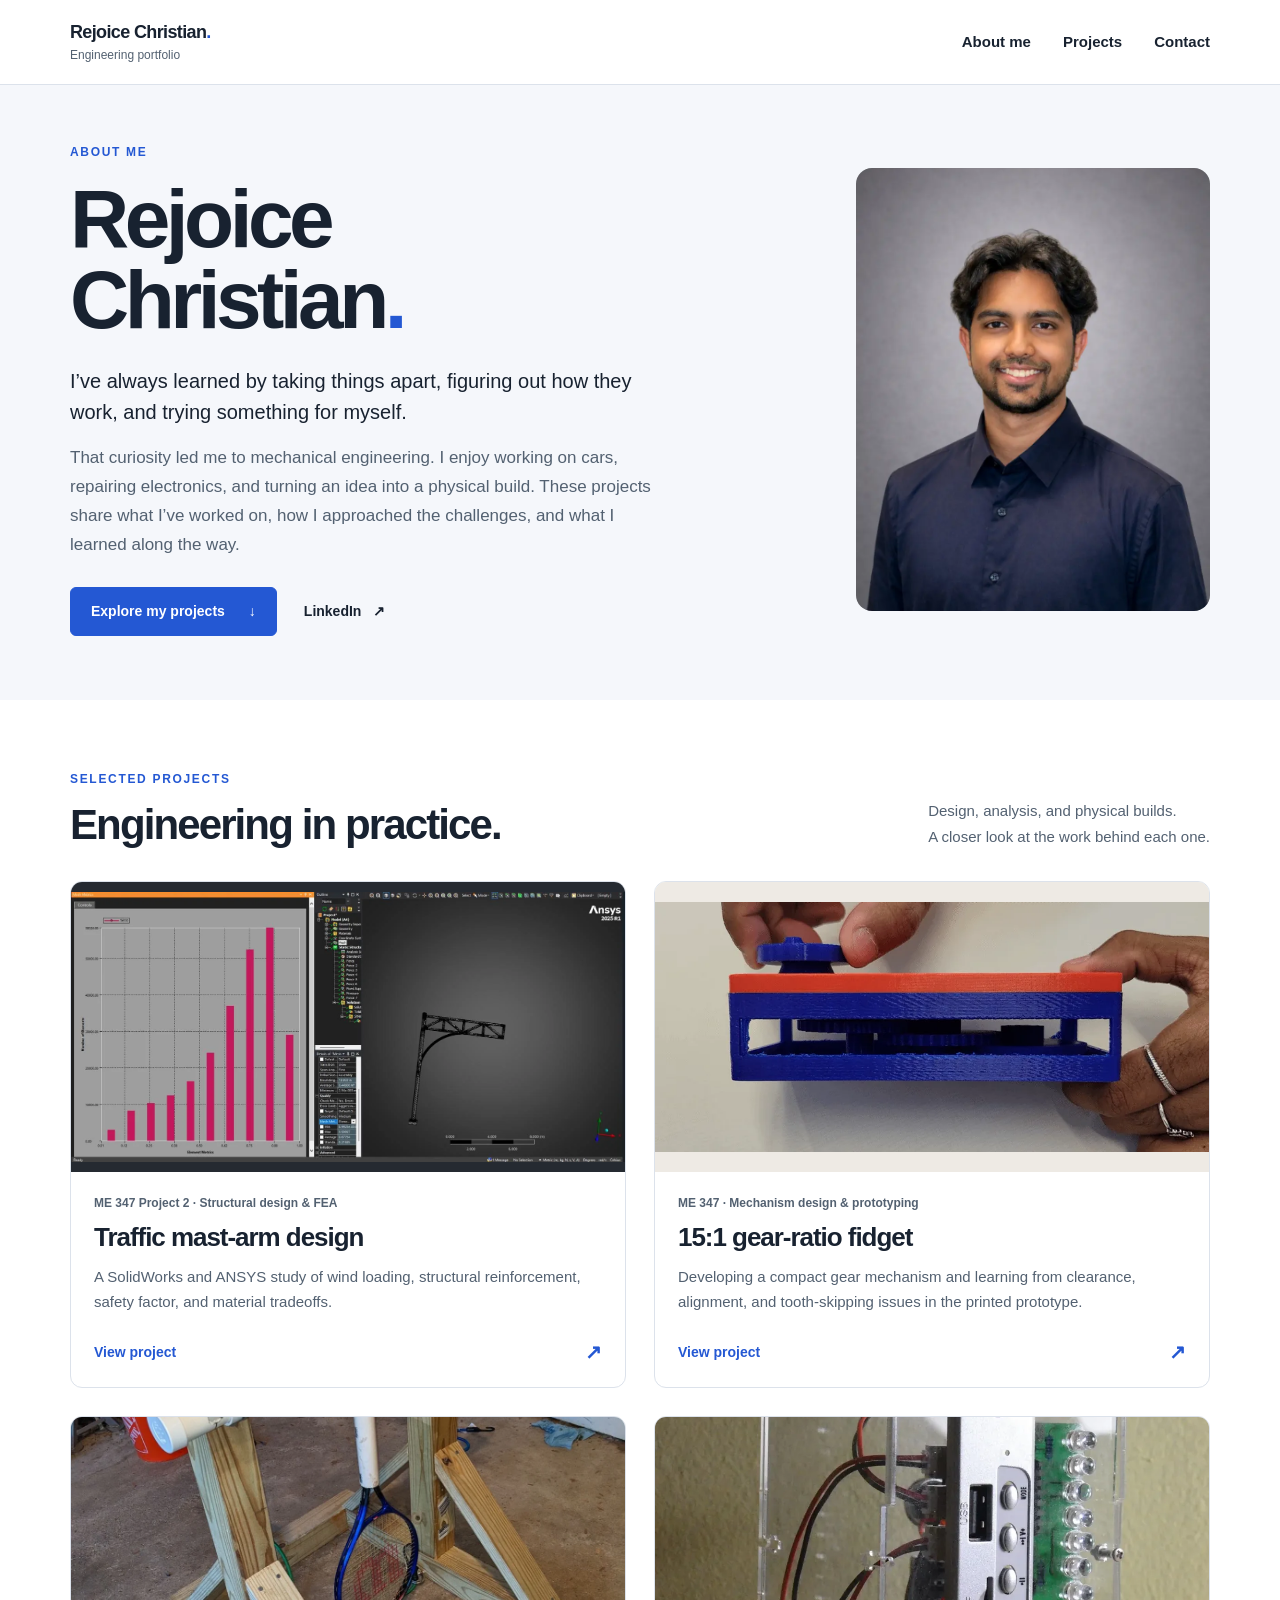
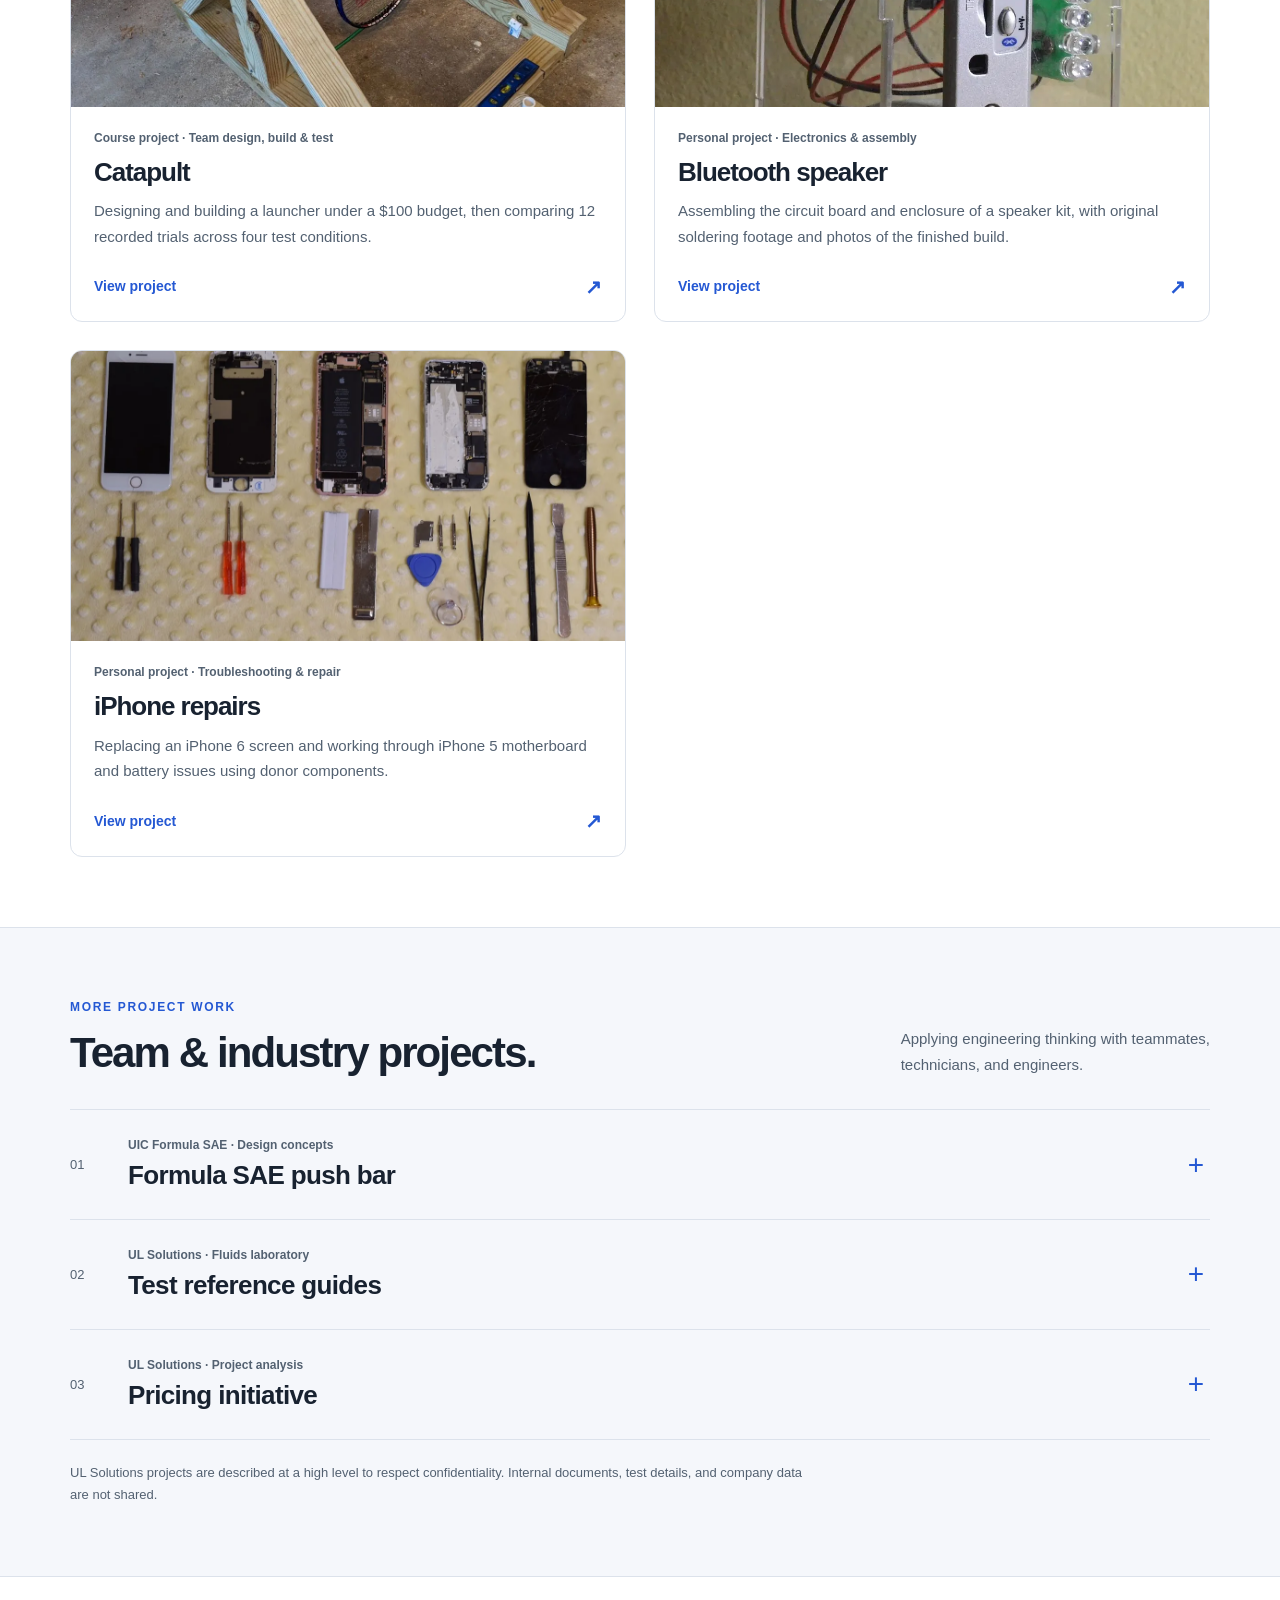
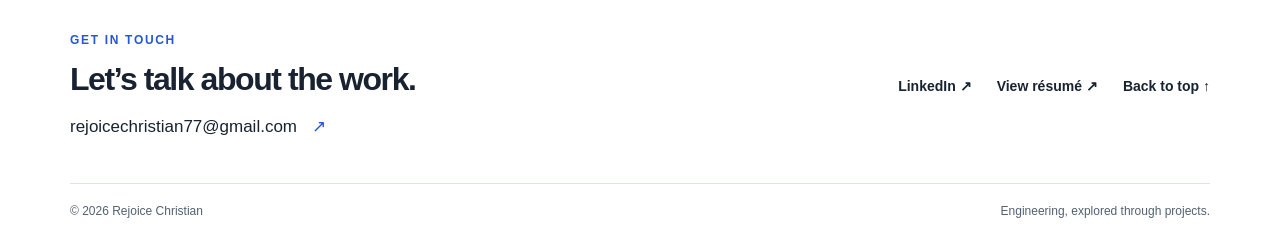
<file: index.html>
<!DOCTYPE html>
<html lang="en">
<head>
  <meta charset="UTF-8">
  <meta name="viewport" content="width=device-width, initial-scale=1">
  <title>Rejoice Christian | Engineering Portfolio</title>
  <meta name="description" content="Rejoice Christian’s engineering portfolio, featuring structural FEA, mechanical design, prototyping, laboratory documentation, and personal builds.">
  <meta name="theme-color" content="#2458d3">
  <link rel="icon" href="assets/favicon.svg" type="image/svg+xml">
  <link rel="stylesheet" href="styles.css?v=projects-2">
  <link rel="preload" as="image" href="assets/rejoice-christian-headshot.webp">
</head>
<body id="top">
  <a class="skip-link" href="#main-content">Skip to main content</a>
  <header class="site-header">
    <nav class="container nav-shell" aria-label="Primary navigation">
      <a class="brand" href="#top"><strong>Rejoice Christian<span class="accent">.</span></strong><span>Engineering portfolio</span></a>
      <div class="nav-links"><a href="#about">About me</a><a href="#work">Projects</a><a href="#contact">Contact</a></div>
    </nav>
  </header>
  <main id="main-content">
    <section class="about-section" id="about" aria-labelledby="about-title">
      <div class="container about-layout">
        <div class="about-heading">
          <p class="eyebrow">About me</p>
          <h1 id="about-title">Rejoice<br> Christian<span class="accent">.</span></h1>
        </div>
        <figure class="portrait">
          <img src="assets/rejoice-christian-headshot.webp" width="800" height="1200" alt="Rejoice Christian" fetchpriority="high">
        </figure>
        <div class="about-story">
          <p class="lead">I’ve always learned by taking things apart, figuring out how they work, and trying something for myself.</p>
          <p>That curiosity led me to mechanical engineering. I enjoy working on cars, repairing electronics, and turning an idea into a physical build. These projects share what I’ve worked on, how I approached the challenges, and what I learned along the way.</p>
          <div class="intro-actions">
            <a class="button" href="#work">Explore my projects <span aria-hidden="true">↓</span></a>
            <a class="text-link" href="https://www.linkedin.com/in/rejoice-christian14" target="_blank" rel="noreferrer">LinkedIn <span aria-hidden="true">↗</span></a>
          </div>
        </div>
      </div>
    </section>

    <section class="section" id="work" aria-labelledby="projects-title"><div class="container">
      <div class="section-heading"><div><p class="eyebrow">Selected projects</p><h2 id="projects-title">Engineering in practice.</h2></div><p>Design, analysis, and physical builds.<br class="desktop-break"> A closer look at the work behind each one.</p></div>
      <div class="project-grid">
          <article class="project-card"><a class="project-card-link" href="projects/mast-arm.html">
            <div class="project-cover analysis-cover"><img src="assets/projects/mast-arm-analysis.webp" width="1428" height="695" alt="ANSYS model of the trussed traffic mast arm beside its mesh quality plot" loading="lazy"></div>
            <div class="project-card-copy"><p class="project-type">ME 347 Project 2 · Structural design &amp; FEA</p><h3>Traffic mast-arm design</h3><p>A SolidWorks and ANSYS study of wind loading, structural reinforcement, safety factor, and material tradeoffs.</p><span class="project-link">View project <span aria-hidden="true">↗</span></span></div>
          </a></article>
          <article class="project-card"><a class="project-card-link" href="projects/gear-fidget.html">
            <div class="project-cover mechanism-cover"><img src="assets/projects/gear-fidget-demo-poster.webp" width="816" height="368" alt="Side view of the printed gear fidget with its internal gear train visible" loading="lazy"></div>
            <div class="project-card-copy"><p class="project-type">ME 347 · Mechanism design &amp; prototyping</p><h3>15:1 gear-ratio fidget</h3><p>Developing a compact gear mechanism and learning from clearance, alignment, and tooth-skipping issues in the printed prototype.</p><span class="project-link">View project <span aria-hidden="true">↗</span></span></div>
          </a></article>
          <article class="project-card"><a class="project-card-link" href="projects/catapult.html">
            <div class="project-cover "><img src="assets/projects/catapult-assembly.webp" width="1200" height="1200" alt="Assembled wooden catapult with its PVC axle and tennis-racket launch mechanism" loading="lazy"></div>
            <div class="project-card-copy"><p class="project-type">Course project · Team design, build &amp; test</p><h3>Catapult</h3><p>Designing and building a launcher under a $100 budget, then comparing 12 recorded trials across four test conditions.</p><span class="project-link">View project <span aria-hidden="true">↗</span></span></div>
          </a></article>
          <article class="project-card"><a class="project-card-link" href="projects/speaker.html">
            <div class="project-cover speaker-cover"><img src="assets/projects/speaker-build.webp" width="954" height="1500" alt="The completed Bluetooth speaker in its clear acrylic enclosure" loading="lazy"></div>
            <div class="project-card-copy"><p class="project-type">Personal project · Electronics &amp; assembly</p><h3>Bluetooth speaker</h3><p>Assembling the circuit board and enclosure of a speaker kit, with original soldering footage and photos of the finished build.</p><span class="project-link">View project <span aria-hidden="true">↗</span></span></div>
          </a></article>
          <article class="project-card"><a class="project-card-link" href="projects/iphone.html">
            <div class="project-cover "><img src="assets/projects/iphone-parts.webp" width="1200" height="792" alt="Disassembled iPhones, displays, and repair tools arranged on a work surface" loading="lazy"></div>
            <div class="project-card-copy"><p class="project-type">Personal project · Troubleshooting &amp; repair</p><h3>iPhone repairs</h3><p>Replacing an iPhone 6 screen and working through iPhone 5 motherboard and battery issues using donor components.</p><span class="project-link">View project <span aria-hidden="true">↗</span></span></div>
          </a></article>
      </div>
    </div></section>

    <section class="section industry-section" id="additional-projects" aria-labelledby="team-title">
      <div class="container">
        <div class="section-heading">
          <div><p class="eyebrow">More project work</p><h2 id="team-title">Team &amp; industry projects.</h2></div>
          <p>Applying engineering thinking with teammates,<br class="desktop-break"> technicians, and engineers.</p>
        </div>
        <div class="project-accordion">
          <details class="project-detail" id="sae-push-bar">
            <summary><span class="project-number" aria-hidden="true">01</span><span><span class="project-type">UIC Formula SAE · Design concepts</span><span class="detail-title">Formula SAE push bar</span></span><span class="expand-icon" aria-hidden="true">+</span></summary>
            <div class="detail-body">
              <div><h3>The challenge</h3><p>Explore a safer way to move the Formula SAE car without pushing directly on its frame.</p></div>
              <div><h3>My contribution</h3><p>I worked with teammates to develop different push-bar concepts in SolidWorks and discuss how each design could support moving the vehicle.</p></div>
              <div><h3>What I practiced</h3><p>CAD modeling, comparing design concepts, and communicating ideas within a team. My involvement focused on concept development.</p></div>
            </div>
          </details>
          <details class="project-detail" id="test-reference-guides">
            <summary><span class="project-number" aria-hidden="true">02</span><span><span class="project-type">UL Solutions · Fluids laboratory</span><span class="detail-title">Test reference guides</span></span><span class="expand-icon" aria-hidden="true">+</span></summary>
            <div class="detail-body">
              <div><h3>The challenge</h3><p>Infrequently performed tests created knowledge gaps. Technicians needed clearer guidance to connect the standards, datasheets, and practical setup requirements.</p></div>
              <div><h3>My contribution</h3><p>I created digital reference guides for six tests, combining the associated UL standards, Test Data Sheets, and lab technician guidance. The guides covered equipment, setup, procedures, and potential risks.</p></div>
              <div><h3>The deliverable</h3><p>Standardized reference materials designed to make test information easier to find and support knowledge retention across the lab.</p></div>
            </div>
          </details>
          <details class="project-detail" id="pricing-initiative">
            <summary><span class="project-number" aria-hidden="true">03</span><span><span class="project-type">UL Solutions · Project analysis</span><span class="detail-title">Pricing initiative</span></span><span class="expand-icon" aria-hidden="true">+</span></summary>
            <div class="detail-body">
              <div><h3>The goal</h3><p>Help the department understand patterns across its completed projects as part of a pricing initiative.</p></div>
              <div><h3>My contribution</h3><p>I reviewed completed projects and filled out structured surveys containing project information to support the team’s analysis.</p></div>
              <div><h3>What I practiced</h3><p>Reviewing records carefully, organizing information consistently, and connecting project details to broader business questions.</p></div>
            </div>
          </details>
        </div>
        <p class="confidentiality-note">UL Solutions projects are described at a high level to respect confidentiality. Internal documents, test details, and company data are not shared.</p>
      </div>
    </section>
  </main>
  <footer class="site-footer" id="contact">
    <div class="container footer-top">
      <div><p class="eyebrow">Get in touch</p><h2>Let’s talk about the work.</h2><a class="contact-email" href="mailto:rejoicechristian77@gmail.com">rejoicechristian77@gmail.com <span aria-hidden="true">↗</span></a></div>
      <div class="footer-links"><a href="https://www.linkedin.com/in/rejoice-christian14" target="_blank" rel="noreferrer">LinkedIn ↗</a><a href="assets/rejoice-christian-resume.pdf" target="_blank" rel="noreferrer">View résumé ↗</a><a href="#top">Back to top ↑</a></div>
    </div>
    <div class="container footer-bottom"><span>© 2026 Rejoice Christian</span><span>Engineering, explored through projects.</span></div>
  </footer>
</body>
</html>
</file>
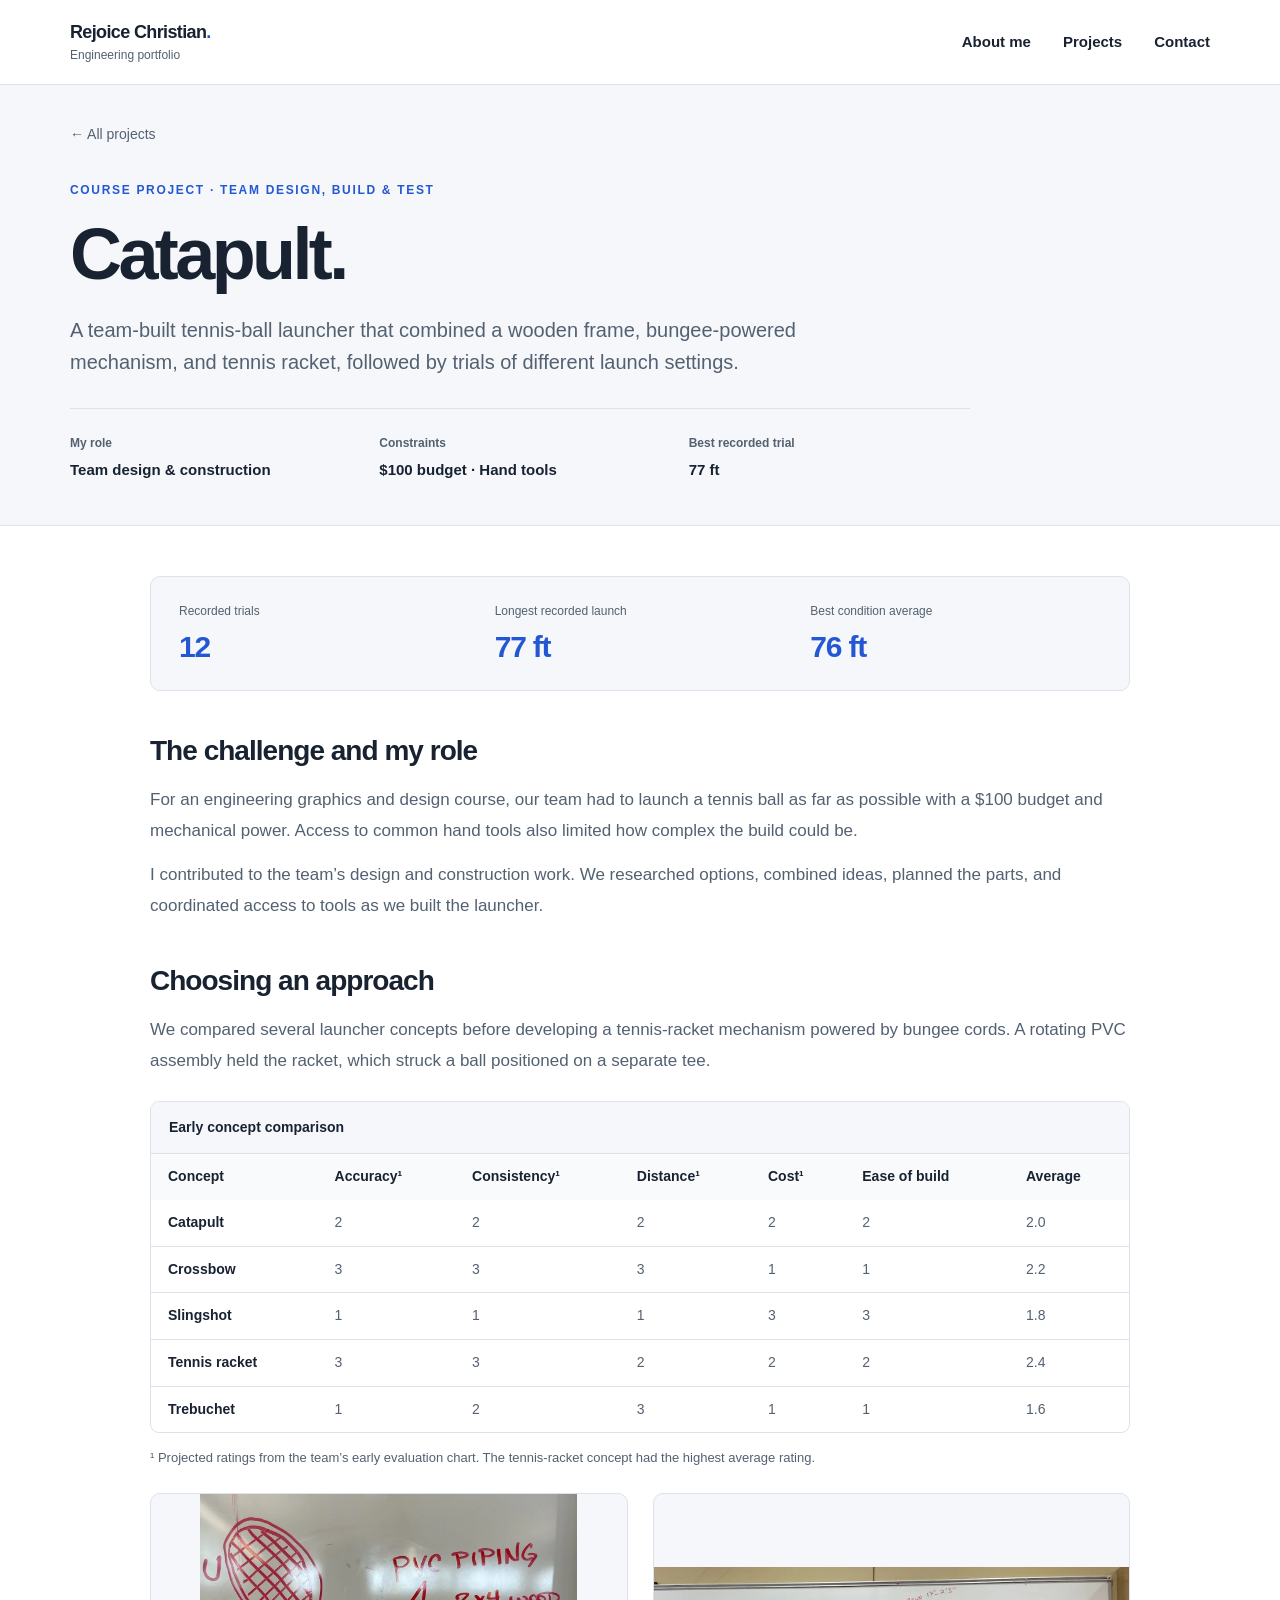
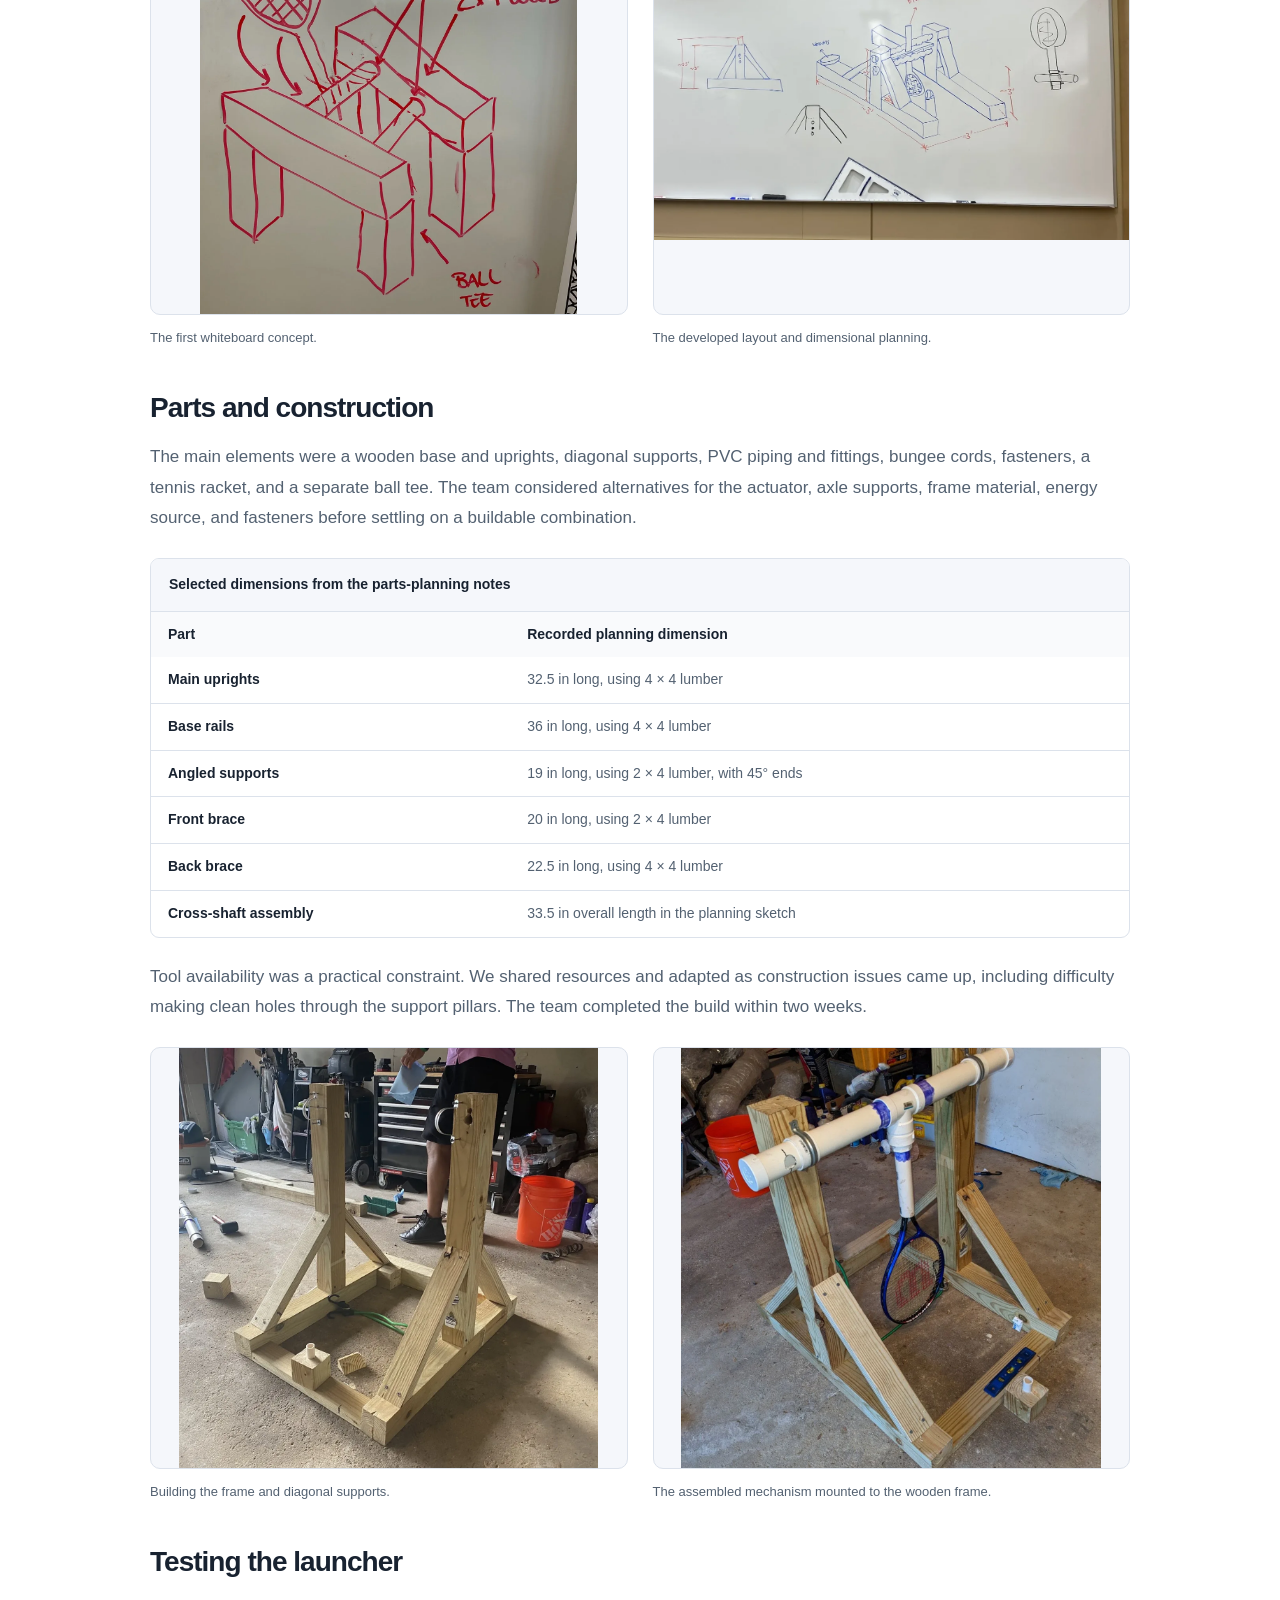
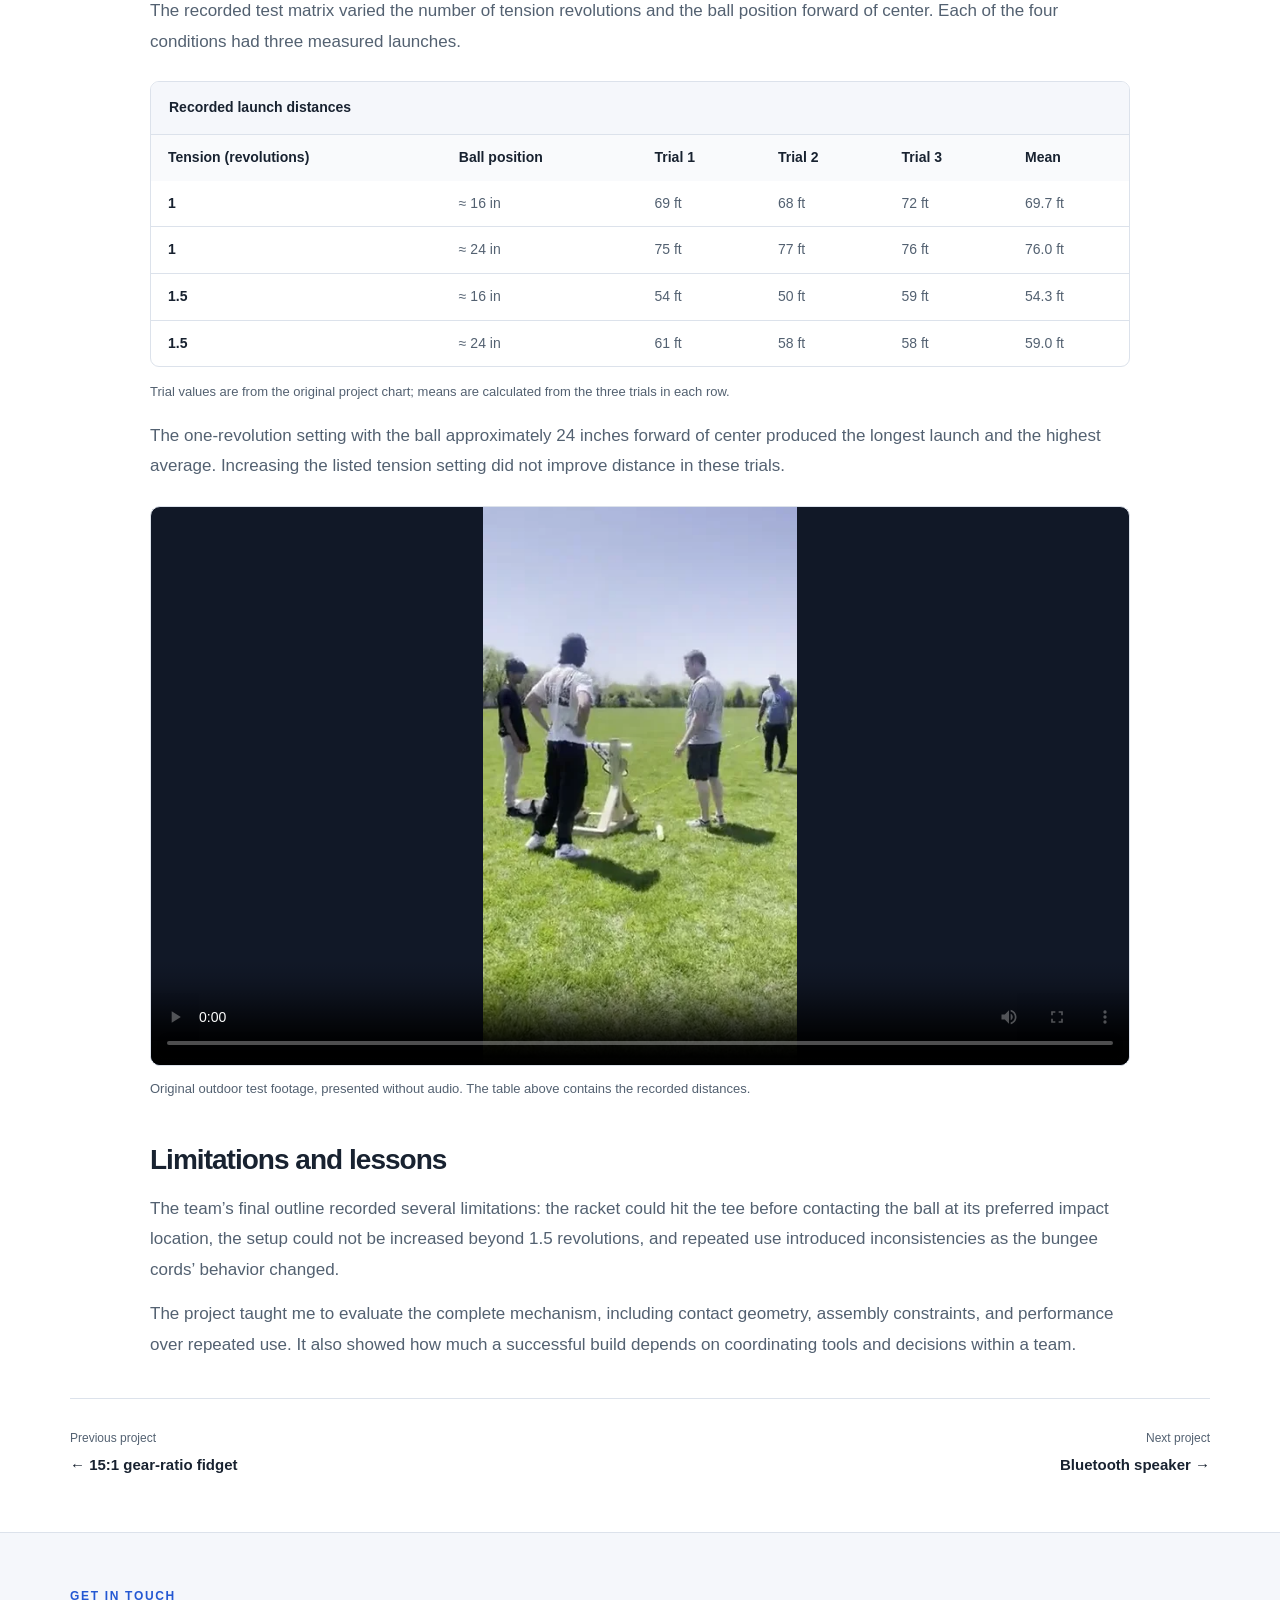
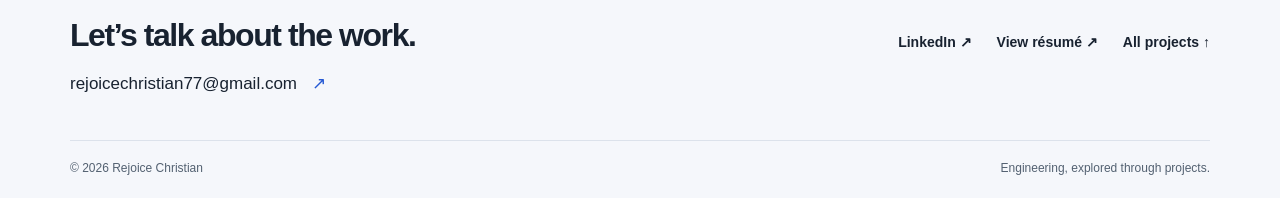
<file: projects/catapult.html>
<!DOCTYPE html>
<html lang="en">
<head>
  <meta charset="UTF-8">
  <meta name="viewport" content="width=device-width, initial-scale=1">
  <title>Catapult | Rejoice Christian</title>
  <meta name="description" content="Designing and building a launcher under a $100 budget, then comparing 12 recorded trials across four test conditions.">
  <meta name="theme-color" content="#2458d3">
  <link rel="icon" href="../assets/favicon.svg" type="image/svg+xml">
  <link rel="stylesheet" href="../styles.css?v=projects-2">
</head>
<body class="project-page" id="top">
  <a class="skip-link" href="#main-content">Skip to main content</a>
  <header class="site-header">
    <nav class="container nav-shell" aria-label="Primary navigation">
      <a class="brand" href="../index.html"><strong>Rejoice Christian<span class="accent">.</span></strong><span>Engineering portfolio</span></a>
      <div class="nav-links"><a href="../index.html#about">About me</a><a href="../index.html#work">Projects</a><a href="#contact">Contact</a></div>
    </nav>
  </header>
  <main id="main-content">
    <section class="case-header" aria-labelledby="project-title"><div class="container">
      <a class="back-link" href="../index.html#work">← All projects</a>
      <p class="eyebrow">Course project · Team design, build &amp; test</p>
      <h1 id="project-title">Catapult.</h1>
      <p class="case-intro">A team-built tennis-ball launcher that combined a wooden frame, bungee-powered mechanism, and tennis racket, followed by trials of different launch settings.</p>
      <dl class="project-facts"><div><dt>My role</dt><dd>Team design &amp; construction</dd></div><div><dt>Constraints</dt><dd>$100 budget · Hand tools</dd></div><div><dt>Best recorded trial</dt><dd>77 ft</dd></div></dl>
    </div></section>
    <div class="container case-content"><div class="project-story"><dl class="result-strip"><div><dt>Recorded trials</dt><dd>12</dd></div><div><dt>Longest recorded launch</dt><dd>77 ft</dd></div><div><dt>Best condition average</dt><dd>76 ft</dd></div></dl><section class="story-section"><h2>The challenge and my role</h2><p>For an engineering graphics and design course, our team had to launch a tennis ball as far as possible with a $100 budget and mechanical power. Access to common hand tools also limited how complex the build could be.</p><p>I contributed to the team’s design and construction work. We researched options, combined ideas, planned the parts, and coordinated access to tools as we built the launcher.</p></section><section class="story-section"><h2>Choosing an approach</h2><p>We compared several launcher concepts before developing a tennis-racket mechanism powered by bungee cords. A rotating PVC assembly held the racket, which struck a ball positioned on a separate tee.</p><div class="table-scroll" role="region" aria-label="Early concept comparison" tabindex="0"><table><caption>Early concept comparison</caption><thead><tr><th scope="col">Concept</th><th scope="col">Accuracy¹</th><th scope="col">Consistency¹</th><th scope="col">Distance¹</th><th scope="col">Cost¹</th><th scope="col">Ease of build</th><th scope="col">Average</th></tr></thead><tbody><tr><th scope="row">Catapult</th><td>2</td><td>2</td><td>2</td><td>2</td><td>2</td><td>2.0</td></tr><tr><th scope="row">Crossbow</th><td>3</td><td>3</td><td>3</td><td>1</td><td>1</td><td>2.2</td></tr><tr><th scope="row">Slingshot</th><td>1</td><td>1</td><td>1</td><td>3</td><td>3</td><td>1.8</td></tr><tr><th scope="row">Tennis racket</th><td>3</td><td>3</td><td>2</td><td>2</td><td>2</td><td>2.4</td></tr><tr><th scope="row">Trebuchet</th><td>1</td><td>2</td><td>3</td><td>1</td><td>1</td><td>1.6</td></tr></tbody></table></div><p class="table-note">¹ Projected ratings from the team’s early evaluation chart. The tennis-racket concept had the highest average rating.</p><div class="story-gallery"><figure class="story-figure"><div class="story-image"><img src="../assets/projects/catapult-initial-sketch.webp" width="1200" height="1338" alt="Whiteboard concept showing a racket mounted on a cross shaft, wooden frame, and separate ball tee" loading="eager"></div><figcaption>The first whiteboard concept.</figcaption></figure><figure class="story-figure"><div class="story-image"><img src="../assets/projects/catapult-detailed-sketch.webp" width="1200" height="689" alt="Detailed whiteboard drawing of the launcher, frame, bracing, and approximate dimensions" loading="lazy"></div><figcaption>The developed layout and dimensional planning.</figcaption></figure></div></section><section class="story-section"><h2>Parts and construction</h2><p>The main elements were a wooden base and uprights, diagonal supports, PVC piping and fittings, bungee cords, fasteners, a tennis racket, and a separate ball tee. The team considered alternatives for the actuator, axle supports, frame material, energy source, and fasteners before settling on a buildable combination.</p><div class="table-scroll" role="region" aria-label="Selected dimensions from the parts-planning notes" tabindex="0"><table><caption>Selected dimensions from the parts-planning notes</caption><thead><tr><th scope="col">Part</th><th scope="col">Recorded planning dimension</th></tr></thead><tbody><tr><th scope="row">Main uprights</th><td>32.5 in long, using 4 × 4 lumber</td></tr><tr><th scope="row">Base rails</th><td>36 in long, using 4 × 4 lumber</td></tr><tr><th scope="row">Angled supports</th><td>19 in long, using 2 × 4 lumber, with 45° ends</td></tr><tr><th scope="row">Front brace</th><td>20 in long, using 2 × 4 lumber</td></tr><tr><th scope="row">Back brace</th><td>22.5 in long, using 4 × 4 lumber</td></tr><tr><th scope="row">Cross-shaft assembly</th><td>33.5 in overall length in the planning sketch</td></tr></tbody></table></div><p>Tool availability was a practical constraint. We shared resources and adapted as construction issues came up, including difficulty making clean holes through the support pillars. The team completed the build within two weeks.</p><div class="story-gallery"><figure class="story-figure"><div class="story-image"><img src="../assets/projects/catapult-frame.webp" width="1200" height="1202" alt="Wooden catapult base, uprights, and braces during construction" loading="lazy"></div><figcaption>Building the frame and diagonal supports.</figcaption></figure><figure class="story-figure"><div class="story-image"><img src="../assets/projects/catapult-assembly.webp" width="1200" height="1200" alt="Assembled launcher with PVC axle, bungee drive, and mounted tennis racket" loading="lazy"></div><figcaption>The assembled mechanism mounted to the wooden frame.</figcaption></figure></div></section><section class="story-section"><h2>Testing the launcher</h2><p>The recorded test matrix varied the number of tension revolutions and the ball position forward of center. Each of the four conditions had three measured launches.</p><div class="table-scroll" role="region" aria-label="Recorded launch distances" tabindex="0"><table><caption>Recorded launch distances</caption><thead><tr><th scope="col">Tension (revolutions)</th><th scope="col">Ball position</th><th scope="col">Trial 1</th><th scope="col">Trial 2</th><th scope="col">Trial 3</th><th scope="col">Mean</th></tr></thead><tbody><tr><th scope="row">1</th><td>≈ 16 in</td><td>69 ft</td><td>68 ft</td><td>72 ft</td><td>69.7 ft</td></tr><tr><th scope="row">1</th><td>≈ 24 in</td><td>75 ft</td><td>77 ft</td><td>76 ft</td><td>76.0 ft</td></tr><tr><th scope="row">1.5</th><td>≈ 16 in</td><td>54 ft</td><td>50 ft</td><td>59 ft</td><td>54.3 ft</td></tr><tr><th scope="row">1.5</th><td>≈ 24 in</td><td>61 ft</td><td>58 ft</td><td>58 ft</td><td>59.0 ft</td></tr></tbody></table></div><p class="table-note">Trial values are from the original project chart; means are calculated from the three trials in each row.</p><p>The one-revolution setting with the ball approximately 24 inches forward of center produced the longest launch and the highest average. Increasing the listed tension setting did not improve distance in these trials.</p><figure class="story-figure story-video"><video controls playsinline preload="metadata" poster="../assets/projects/catapult-test-poster.webp" aria-label="Outdoor catapult test footage"><source src="../assets/projects/catapult-test.mp4" type="video/mp4"><p>This browser cannot play the video. The photos and description on this page cover the project.</p></video><figcaption>Original outdoor test footage, presented without audio. The table above contains the recorded distances.</figcaption></figure></section><section class="story-section"><h2>Limitations and lessons</h2><p>The team’s final outline recorded several limitations: the racket could hit the tee before contacting the ball at its preferred impact location, the setup could not be increased beyond 1.5 revolutions, and repeated use introduced inconsistencies as the bungee cords’ behavior changed.</p><p>The project taught me to evaluate the complete mechanism, including contact geometry, assembly constraints, and performance over repeated use. It also showed how much a successful build depends on coordinating tools and decisions within a team.</p></section></div>
      <nav class="project-pagination" aria-label="Project navigation"><a href="gear-fidget.html"><span>Previous project</span>← 15:1 gear-ratio fidget</a><a class="next-project" href="speaker.html"><span>Next project</span>Bluetooth speaker →</a></nav>
    </div>
  </main>
  <footer class="site-footer" id="contact">
    <div class="container footer-top">
      <div><p class="eyebrow">Get in touch</p><h2>Let’s talk about the work.</h2><a class="contact-email" href="mailto:rejoicechristian77@gmail.com">rejoicechristian77@gmail.com <span aria-hidden="true">↗</span></a></div>
      <div class="footer-links"><a href="https://www.linkedin.com/in/rejoice-christian14" target="_blank" rel="noreferrer">LinkedIn ↗</a><a href="../assets/rejoice-christian-resume.pdf" target="_blank" rel="noreferrer">View résumé ↗</a><a href="../index.html#work">All projects ↑</a></div>
    </div>
    <div class="container footer-bottom"><span>© 2026 Rejoice Christian</span><span>Engineering, explored through projects.</span></div>
  </footer>
</body>
</html>
</file>
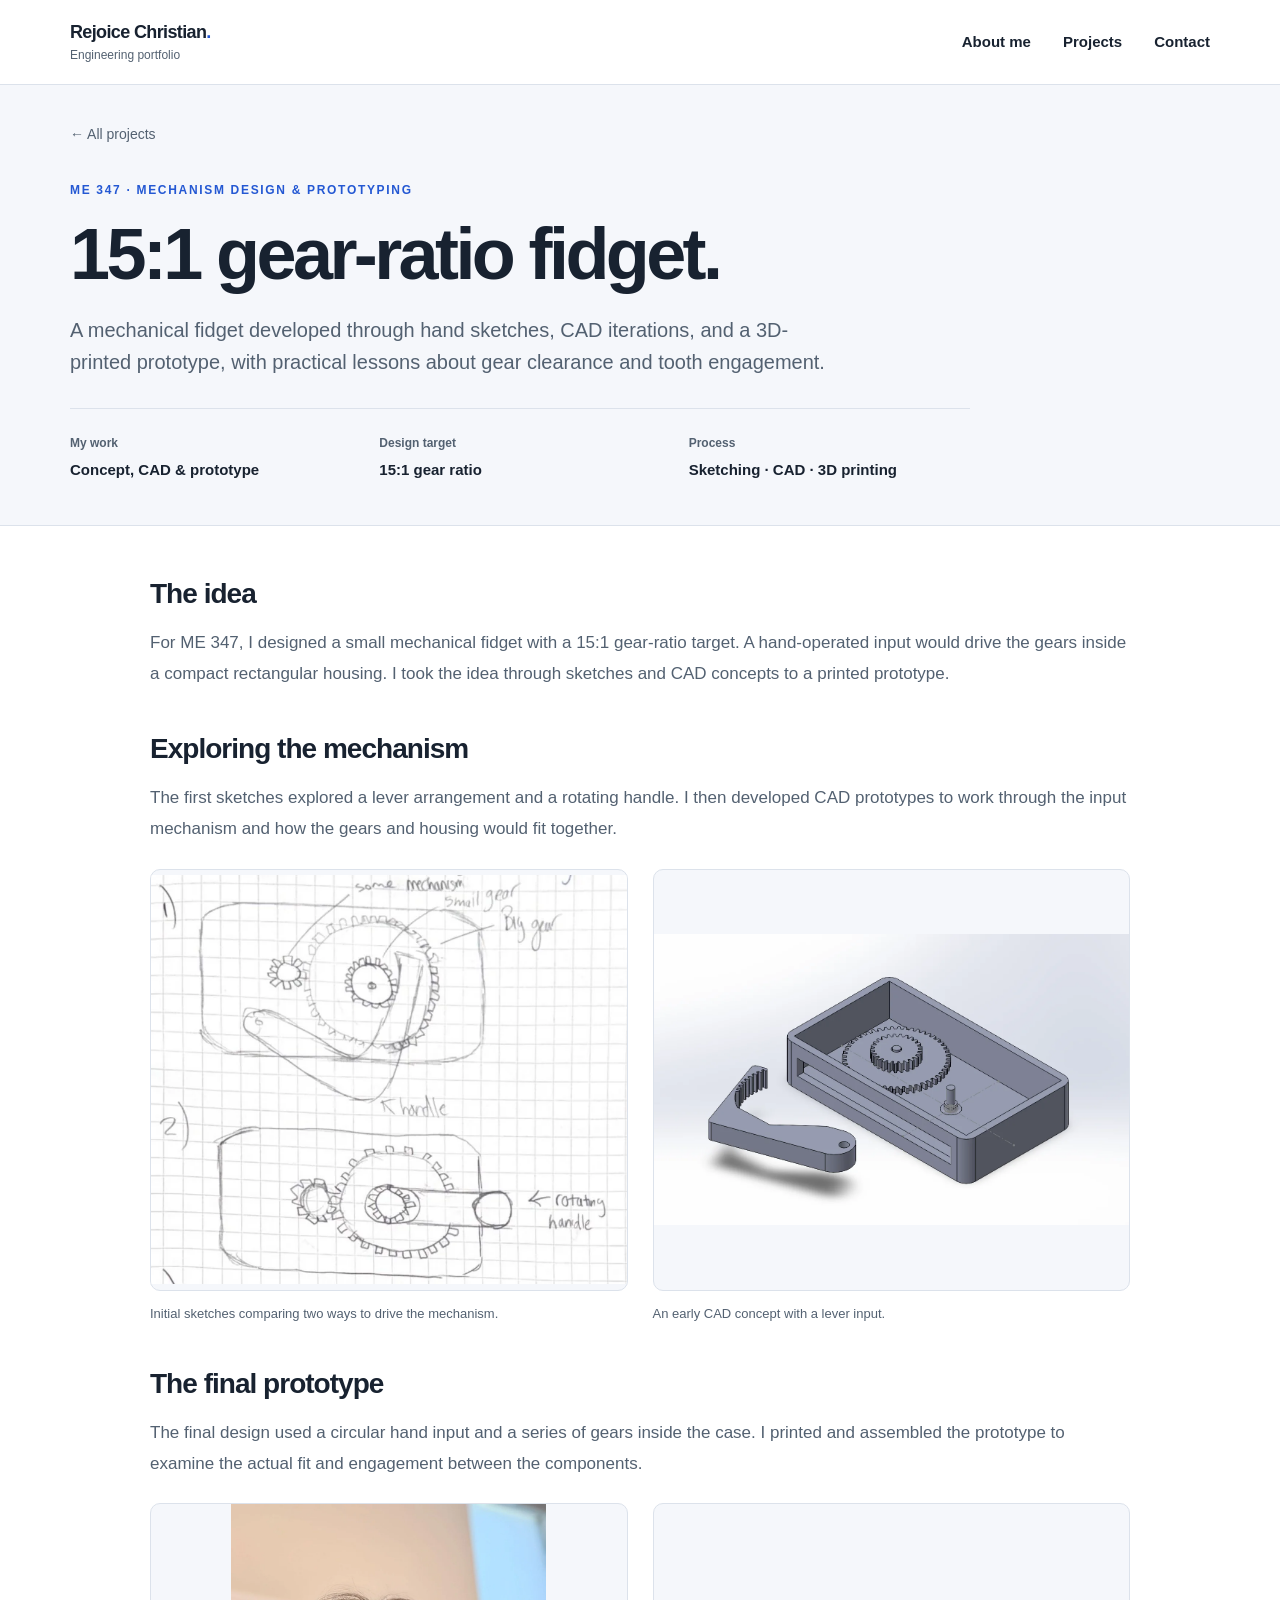
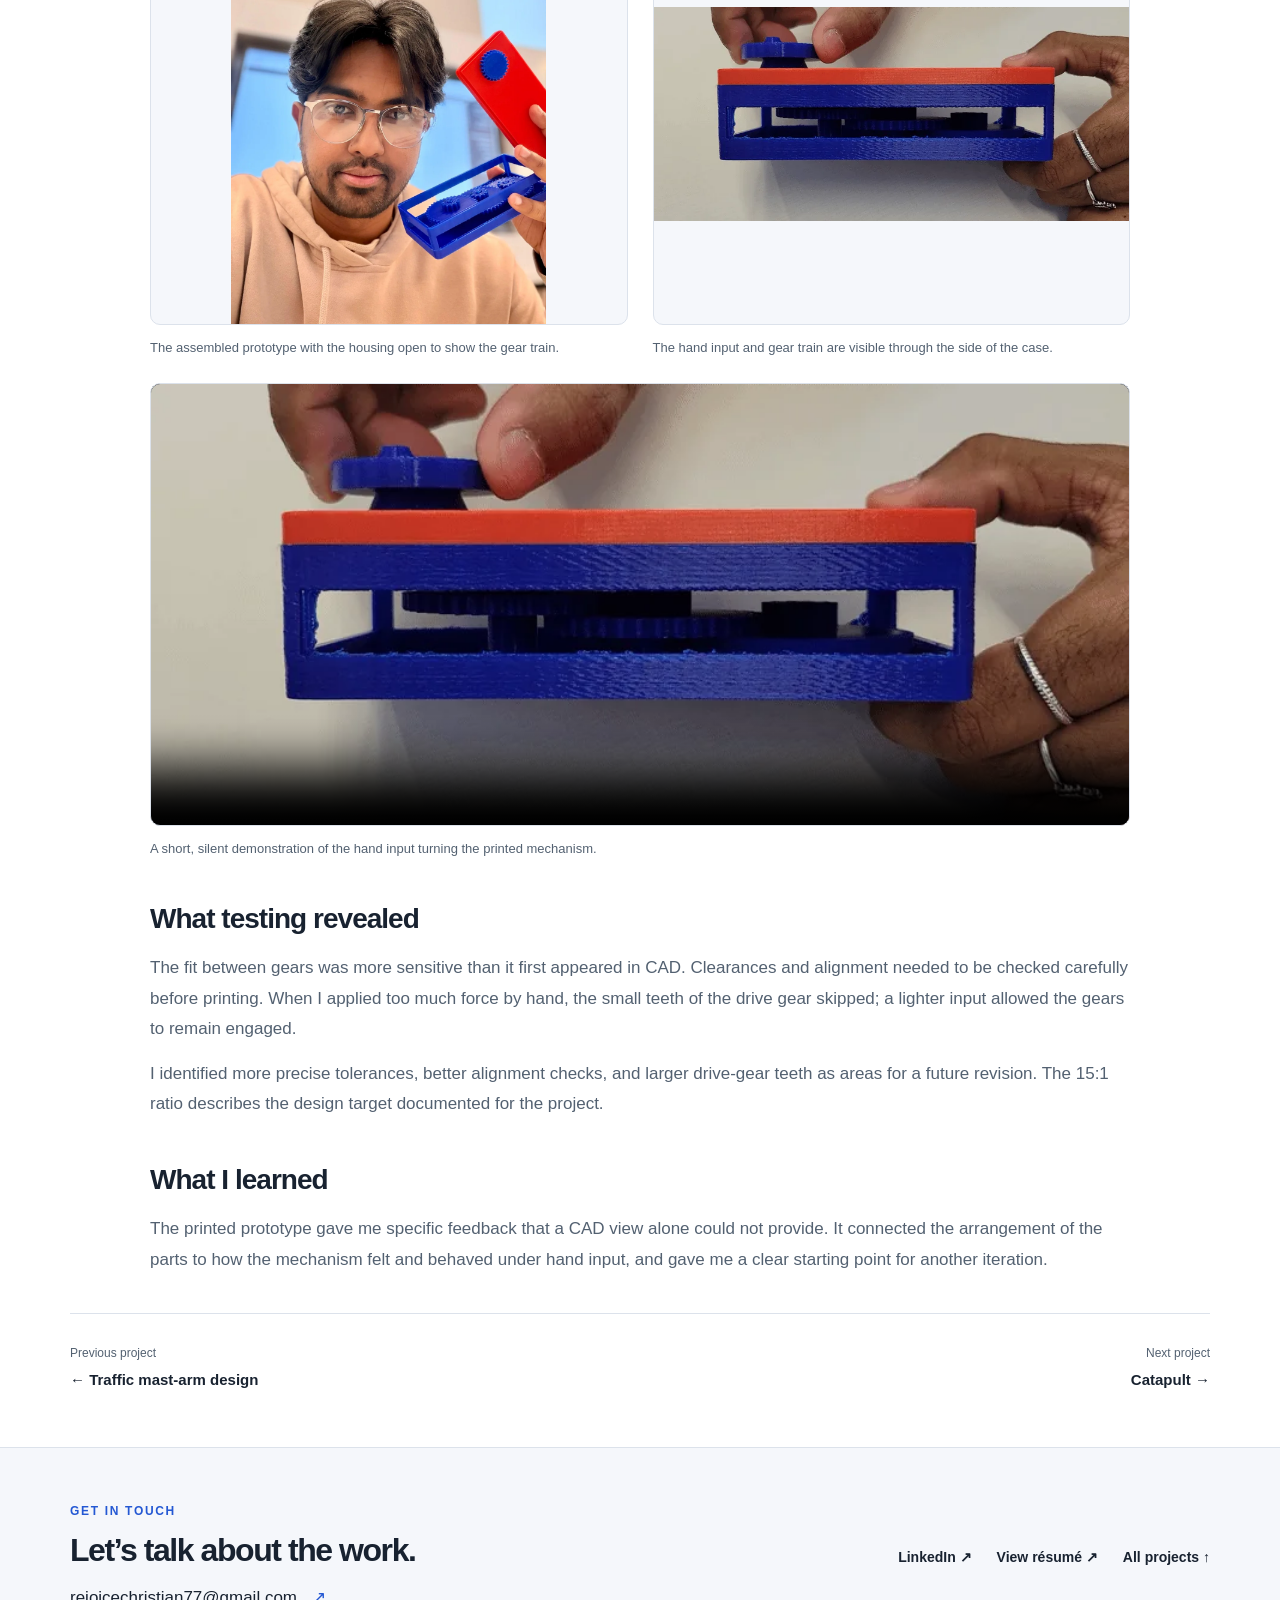
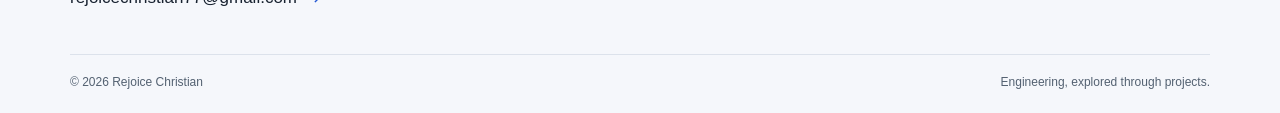
<file: projects/gear-fidget.html>
<!DOCTYPE html>
<html lang="en">
<head>
  <meta charset="UTF-8">
  <meta name="viewport" content="width=device-width, initial-scale=1">
  <title>15:1 gear-ratio fidget | Rejoice Christian</title>
  <meta name="description" content="Developing a compact gear mechanism and learning from clearance, alignment, and tooth-skipping issues in the printed prototype.">
  <meta name="theme-color" content="#2458d3">
  <link rel="icon" href="../assets/favicon.svg" type="image/svg+xml">
  <link rel="stylesheet" href="../styles.css?v=projects-2">
</head>
<body class="project-page" id="top">
  <a class="skip-link" href="#main-content">Skip to main content</a>
  <header class="site-header">
    <nav class="container nav-shell" aria-label="Primary navigation">
      <a class="brand" href="../index.html"><strong>Rejoice Christian<span class="accent">.</span></strong><span>Engineering portfolio</span></a>
      <div class="nav-links"><a href="../index.html#about">About me</a><a href="../index.html#work">Projects</a><a href="#contact">Contact</a></div>
    </nav>
  </header>
  <main id="main-content">
    <section class="case-header" aria-labelledby="project-title"><div class="container">
      <a class="back-link" href="../index.html#work">← All projects</a>
      <p class="eyebrow">ME 347 · Mechanism design &amp; prototyping</p>
      <h1 id="project-title">15:1 gear-ratio fidget.</h1>
      <p class="case-intro">A mechanical fidget developed through hand sketches, CAD iterations, and a 3D-printed prototype, with practical lessons about gear clearance and tooth engagement.</p>
      <dl class="project-facts"><div><dt>My work</dt><dd>Concept, CAD &amp; prototype</dd></div><div><dt>Design target</dt><dd>15:1 gear ratio</dd></div><div><dt>Process</dt><dd>Sketching · CAD · 3D printing</dd></div></dl>
    </div></section>
    <div class="container case-content"><div class="project-story"><section class="story-section"><h2>The idea</h2><p>For ME 347, I designed a small mechanical fidget with a 15:1 gear-ratio target. A hand-operated input would drive the gears inside a compact rectangular housing. I took the idea through sketches and CAD concepts to a printed prototype.</p></section><section class="story-section"><h2>Exploring the mechanism</h2><p>The first sketches explored a lever arrangement and a rotating handle. I then developed CAD prototypes to work through the input mechanism and how the gears and housing would fit together.</p><div class="story-gallery"><figure class="story-figure"><div class="story-image"><img src="../assets/projects/gear-fidget-sketches.webp" width="790" height="680" alt="Two original sketches of lever and rotating-handle gear concepts" loading="eager"></div><figcaption>Initial sketches comparing two ways to drive the mechanism.</figcaption></figure><figure class="story-figure"><div class="story-image"><img src="../assets/projects/gear-fidget-prototype.webp" width="1305" height="800" alt="Early CAD prototype with a gear assembly, rectangular case, and separate lever" loading="lazy"></div><figcaption>An early CAD concept with a lever input.</figcaption></figure></div></section><section class="story-section"><h2>The final prototype</h2><p>The final design used a circular hand input and a series of gears inside the case. I printed and assembled the prototype to examine the actual fit and engagement between the components.</p><div class="story-gallery"><figure class="story-figure"><div class="story-image"><img src="../assets/projects/gear-fidget-build.webp" width="1050" height="1400" alt="Rejoice holding the printed gear fidget with its lid removed" loading="lazy"></div><figcaption>The assembled prototype with the housing open to show the gear train.</figcaption></figure><figure class="story-figure"><div class="story-image"><img src="../assets/projects/gear-fidget-demo-poster.webp" width="816" height="368" alt="Side view of the assembled fidget showing the gears through the open housing" loading="lazy"></div><figcaption>The hand input and gear train are visible through the side of the case.</figcaption></figure></div><figure class="story-figure story-video"><video controls playsinline preload="metadata" poster="../assets/projects/gear-fidget-demo-poster.webp" aria-label="Gear fidget prototype demonstration"><source src="../assets/projects/gear-fidget-demo.mp4" type="video/mp4"><p>This browser cannot play the video. The photos and description on this page cover the project.</p></video><figcaption>A short, silent demonstration of the hand input turning the printed mechanism.</figcaption></figure></section><section class="story-section"><h2>What testing revealed</h2><p>The fit between gears was more sensitive than it first appeared in CAD. Clearances and alignment needed to be checked carefully before printing. When I applied too much force by hand, the small teeth of the drive gear skipped; a lighter input allowed the gears to remain engaged.</p><p>I identified more precise tolerances, better alignment checks, and larger drive-gear teeth as areas for a future revision. The 15:1 ratio describes the design target documented for the project.</p></section><section class="story-section"><h2>What I learned</h2><p>The printed prototype gave me specific feedback that a CAD view alone could not provide. It connected the arrangement of the parts to how the mechanism felt and behaved under hand input, and gave me a clear starting point for another iteration.</p></section></div>
      <nav class="project-pagination" aria-label="Project navigation"><a href="mast-arm.html"><span>Previous project</span>← Traffic mast-arm design</a><a class="next-project" href="catapult.html"><span>Next project</span>Catapult →</a></nav>
    </div>
  </main>
  <footer class="site-footer" id="contact">
    <div class="container footer-top">
      <div><p class="eyebrow">Get in touch</p><h2>Let’s talk about the work.</h2><a class="contact-email" href="mailto:rejoicechristian77@gmail.com">rejoicechristian77@gmail.com <span aria-hidden="true">↗</span></a></div>
      <div class="footer-links"><a href="https://www.linkedin.com/in/rejoice-christian14" target="_blank" rel="noreferrer">LinkedIn ↗</a><a href="../assets/rejoice-christian-resume.pdf" target="_blank" rel="noreferrer">View résumé ↗</a><a href="../index.html#work">All projects ↑</a></div>
    </div>
    <div class="container footer-bottom"><span>© 2026 Rejoice Christian</span><span>Engineering, explored through projects.</span></div>
  </footer>
</body>
</html>
</file>
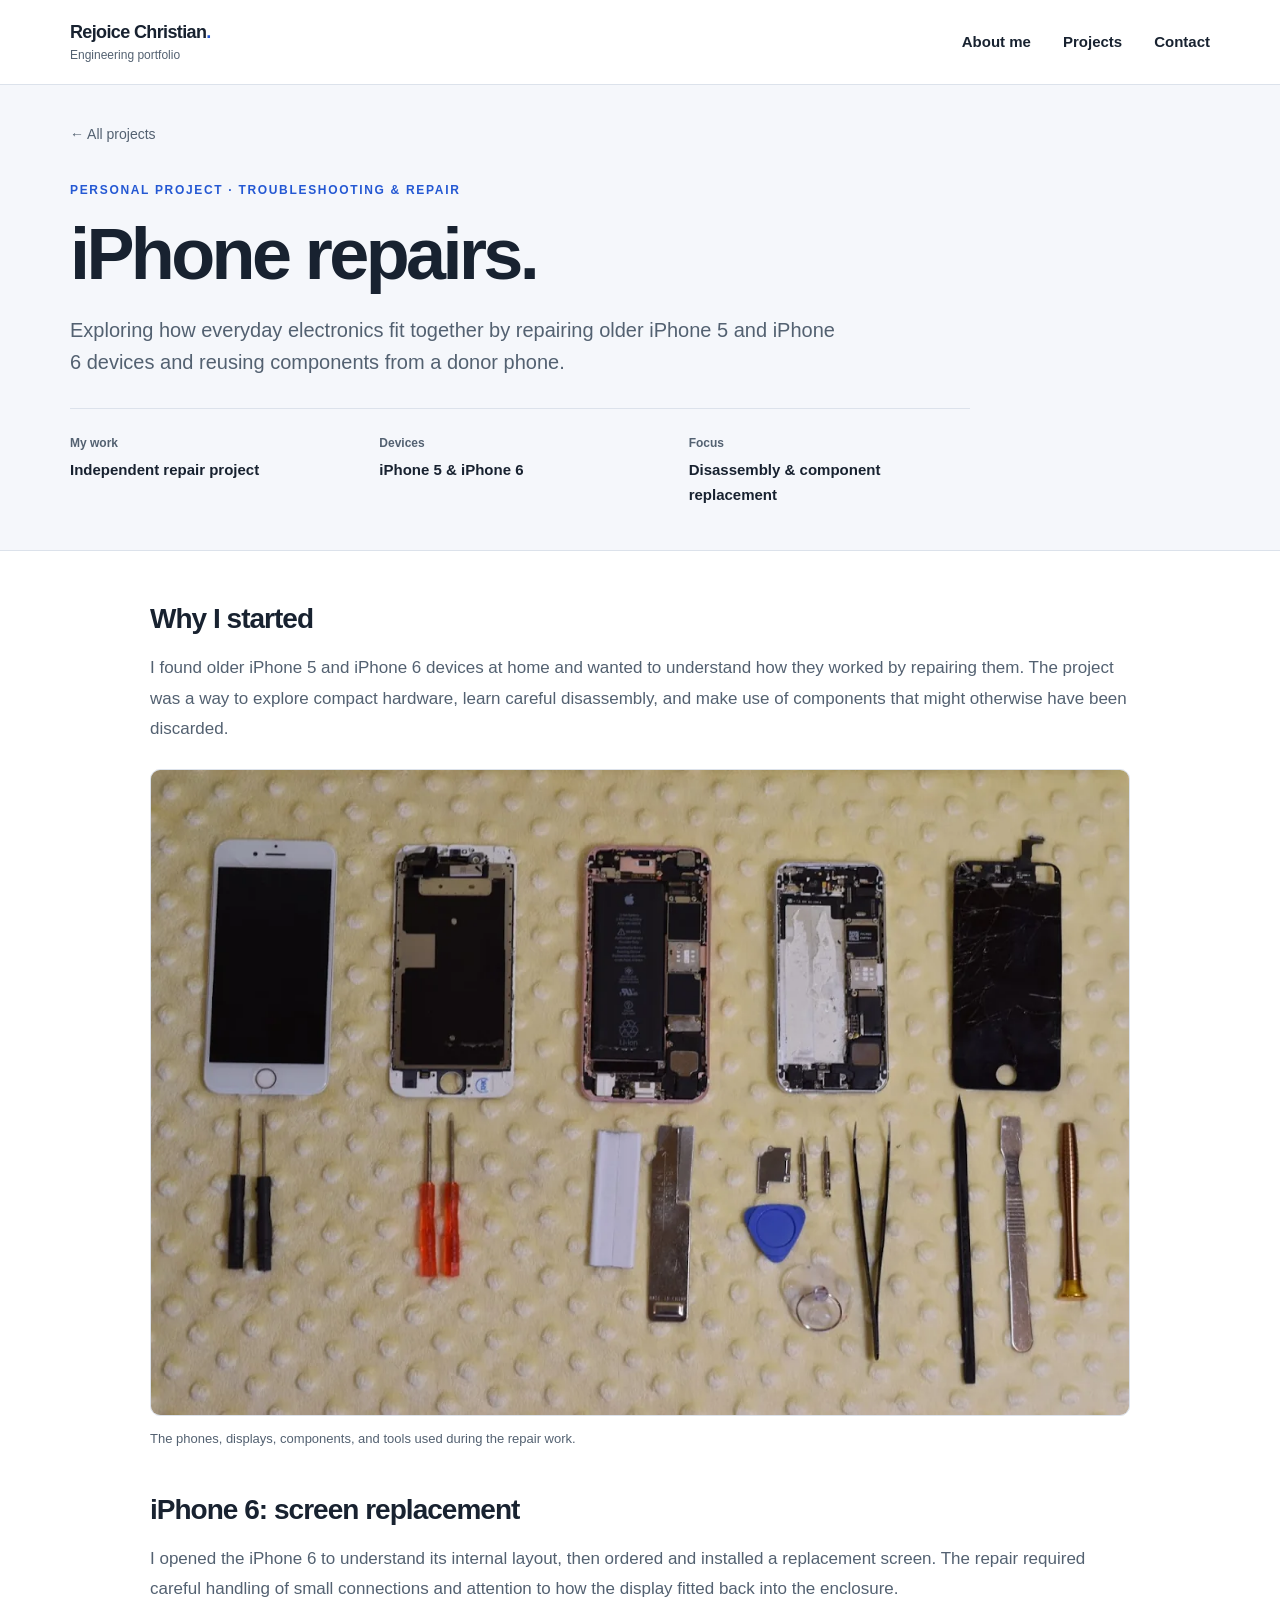
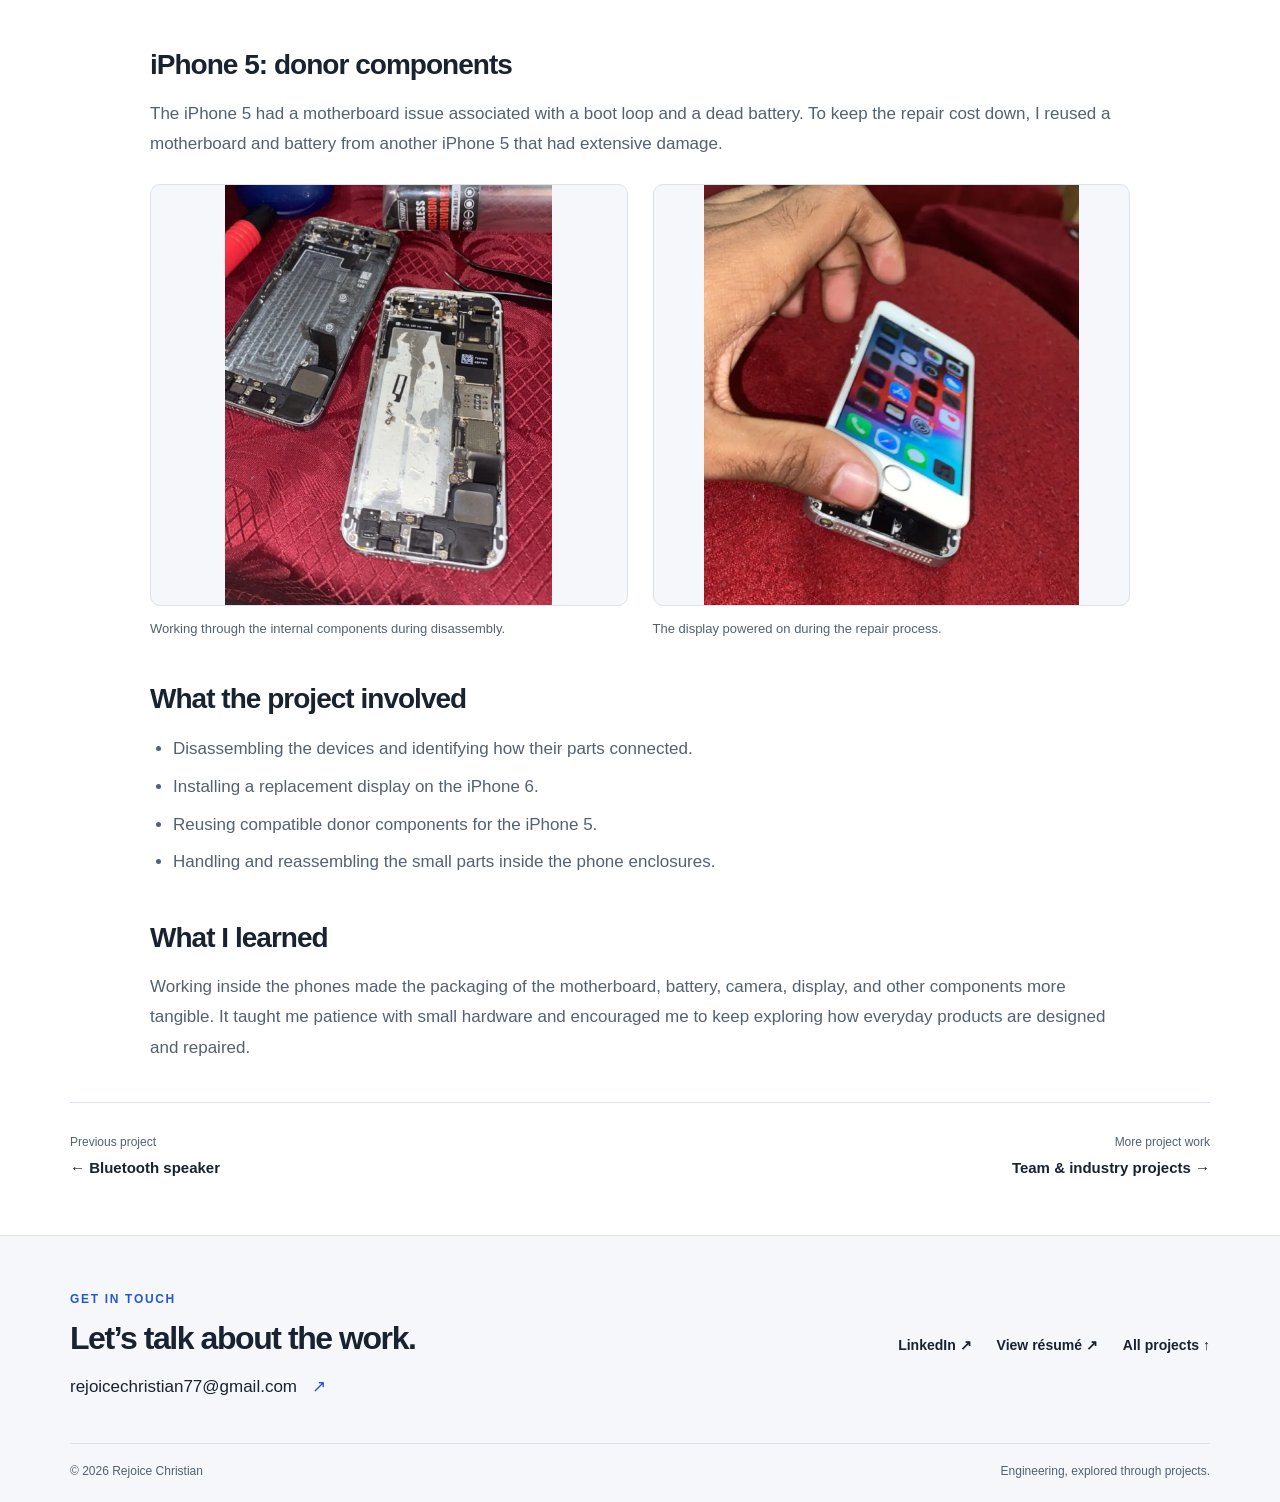
<file: projects/iphone.html>
<!DOCTYPE html>
<html lang="en">
<head>
  <meta charset="UTF-8">
  <meta name="viewport" content="width=device-width, initial-scale=1">
  <title>iPhone repairs | Rejoice Christian</title>
  <meta name="description" content="Replacing an iPhone 6 screen and working through iPhone 5 motherboard and battery issues using donor components.">
  <meta name="theme-color" content="#2458d3">
  <link rel="icon" href="../assets/favicon.svg" type="image/svg+xml">
  <link rel="stylesheet" href="../styles.css?v=projects-2">
</head>
<body class="project-page" id="top">
  <a class="skip-link" href="#main-content">Skip to main content</a>
  <header class="site-header">
    <nav class="container nav-shell" aria-label="Primary navigation">
      <a class="brand" href="../index.html"><strong>Rejoice Christian<span class="accent">.</span></strong><span>Engineering portfolio</span></a>
      <div class="nav-links"><a href="../index.html#about">About me</a><a href="../index.html#work">Projects</a><a href="#contact">Contact</a></div>
    </nav>
  </header>
  <main id="main-content">
    <section class="case-header" aria-labelledby="project-title"><div class="container">
      <a class="back-link" href="../index.html#work">← All projects</a>
      <p class="eyebrow">Personal project · Troubleshooting &amp; repair</p>
      <h1 id="project-title">iPhone repairs.</h1>
      <p class="case-intro">Exploring how everyday electronics fit together by repairing older iPhone 5 and iPhone 6 devices and reusing components from a donor phone.</p>
      <dl class="project-facts"><div><dt>My work</dt><dd>Independent repair project</dd></div><div><dt>Devices</dt><dd>iPhone 5 &amp; iPhone 6</dd></div><div><dt>Focus</dt><dd>Disassembly &amp; component replacement</dd></div></dl>
    </div></section>
    <div class="container case-content"><div class="project-story"><section class="story-section"><h2>Why I started</h2><p>I found older iPhone 5 and iPhone 6 devices at home and wanted to understand how they worked by repairing them. The project was a way to explore compact hardware, learn careful disassembly, and make use of components that might otherwise have been discarded.</p><figure class="story-figure"><div class="story-image"><img src="../assets/projects/iphone-parts.webp" width="1200" height="792" alt="Disassembled phones, screens, and repair tools laid out for the project" loading="eager"></div><figcaption>The phones, displays, components, and tools used during the repair work.</figcaption></figure></section><section class="story-section"><h2>iPhone 6: screen replacement</h2><p>I opened the iPhone 6 to understand its internal layout, then ordered and installed a replacement screen. The repair required careful handling of small connections and attention to how the display fitted back into the enclosure.</p></section><section class="story-section"><h2>iPhone 5: donor components</h2><p>The iPhone 5 had a motherboard issue associated with a boot loop and a dead battery. To keep the repair cost down, I reused a motherboard and battery from another iPhone 5 that had extensive damage.</p><div class="story-gallery"><figure class="story-figure"><div class="story-image"><img src="../assets/projects/iphone-internals.webp" width="1008" height="1294" alt="Opened iPhone housings with the battery areas and internal connections exposed" loading="lazy"></div><figcaption>Working through the internal components during disassembly.</figcaption></figure><figure class="story-figure"><div class="story-image"><img src="../assets/projects/iphone-repair.webp" width="1008" height="1128" alt="An opened iPhone with its display powered on during the repair" loading="lazy"></div><figcaption>The display powered on during the repair process.</figcaption></figure></div></section><section class="story-section"><h2>What the project involved</h2><ul class="story-list"><li>Disassembling the devices and identifying how their parts connected.</li><li>Installing a replacement display on the iPhone 6.</li><li>Reusing compatible donor components for the iPhone 5.</li><li>Handling and reassembling the small parts inside the phone enclosures.</li></ul></section><section class="story-section"><h2>What I learned</h2><p>Working inside the phones made the packaging of the motherboard, battery, camera, display, and other components more tangible. It taught me patience with small hardware and encouraged me to keep exploring how everyday products are designed and repaired.</p></section></div>
      <nav class="project-pagination" aria-label="Project navigation"><a href="speaker.html"><span>Previous project</span>← Bluetooth speaker</a><a class="next-project" href="../index.html#additional-projects"><span>More project work</span>Team &amp; industry projects →</a></nav>
    </div>
  </main>
  <footer class="site-footer" id="contact">
    <div class="container footer-top">
      <div><p class="eyebrow">Get in touch</p><h2>Let’s talk about the work.</h2><a class="contact-email" href="mailto:rejoicechristian77@gmail.com">rejoicechristian77@gmail.com <span aria-hidden="true">↗</span></a></div>
      <div class="footer-links"><a href="https://www.linkedin.com/in/rejoice-christian14" target="_blank" rel="noreferrer">LinkedIn ↗</a><a href="../assets/rejoice-christian-resume.pdf" target="_blank" rel="noreferrer">View résumé ↗</a><a href="../index.html#work">All projects ↑</a></div>
    </div>
    <div class="container footer-bottom"><span>© 2026 Rejoice Christian</span><span>Engineering, explored through projects.</span></div>
  </footer>
</body>
</html>
</file>
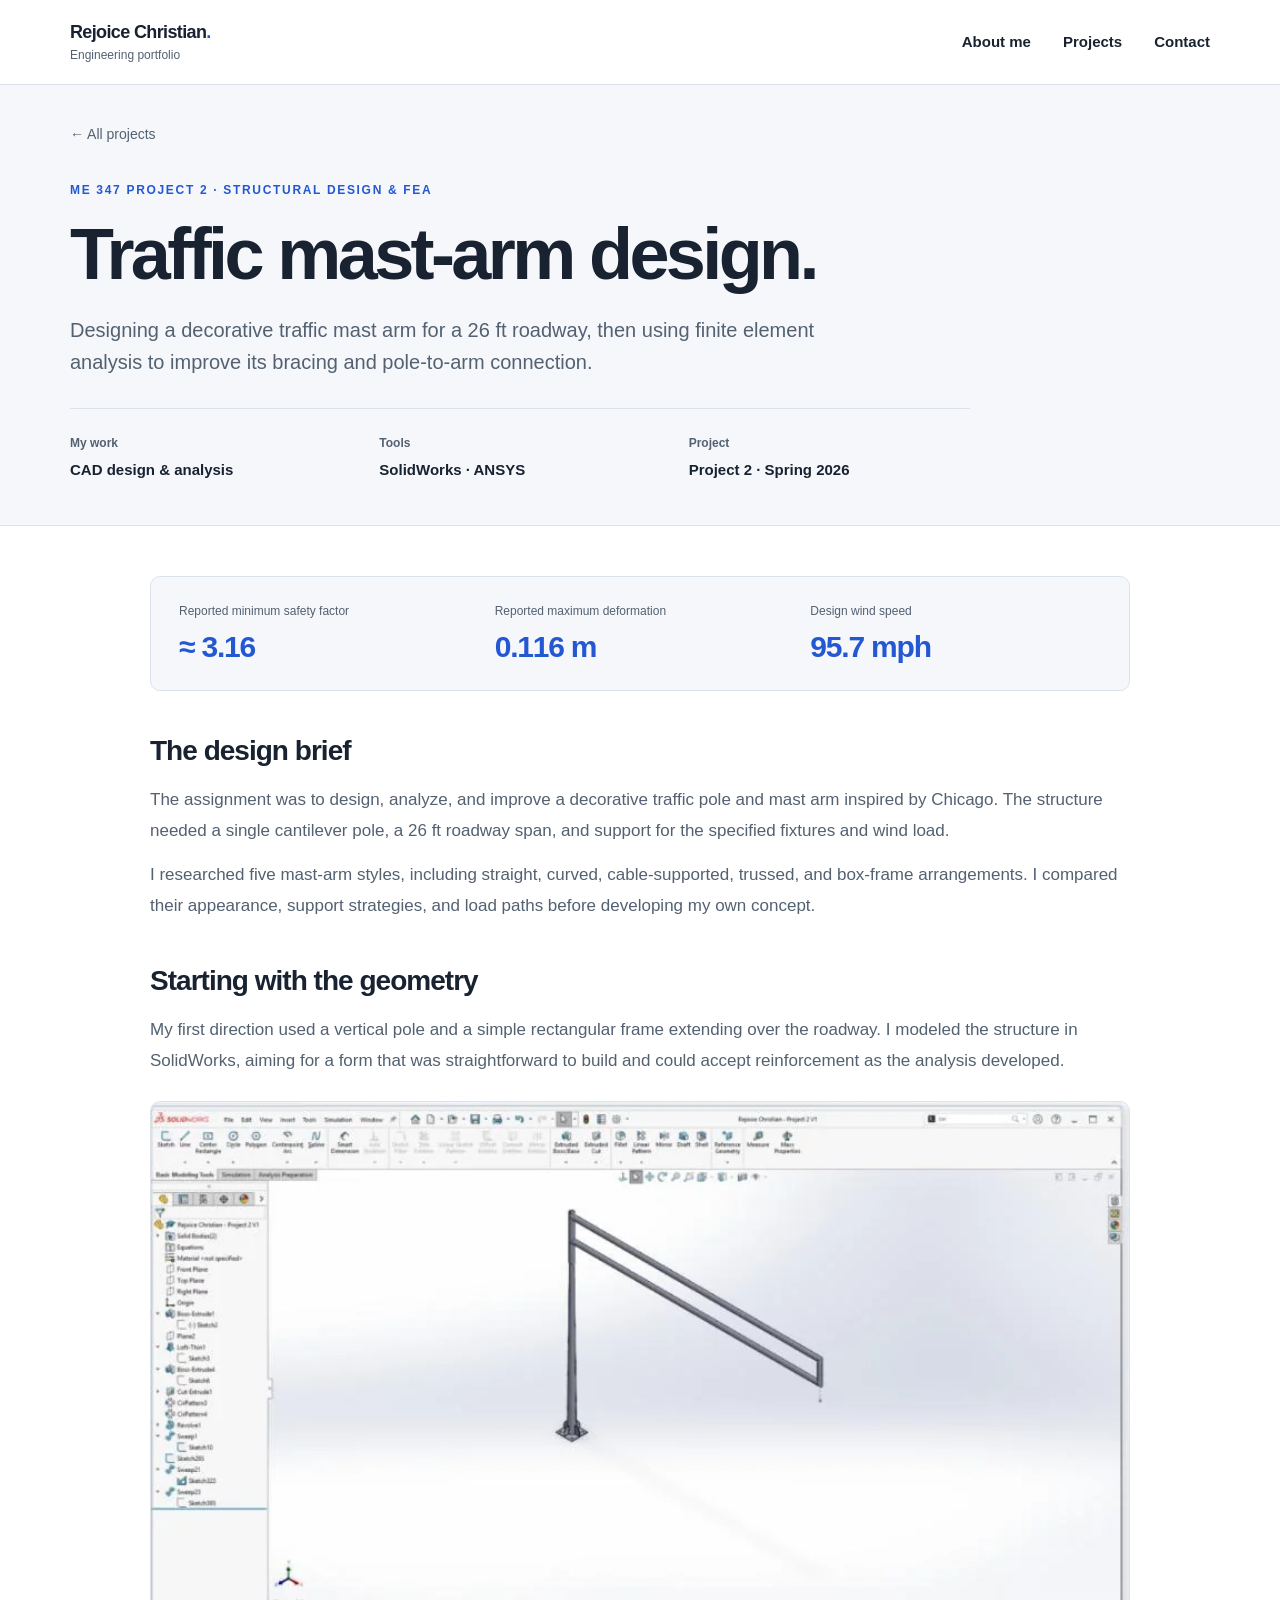
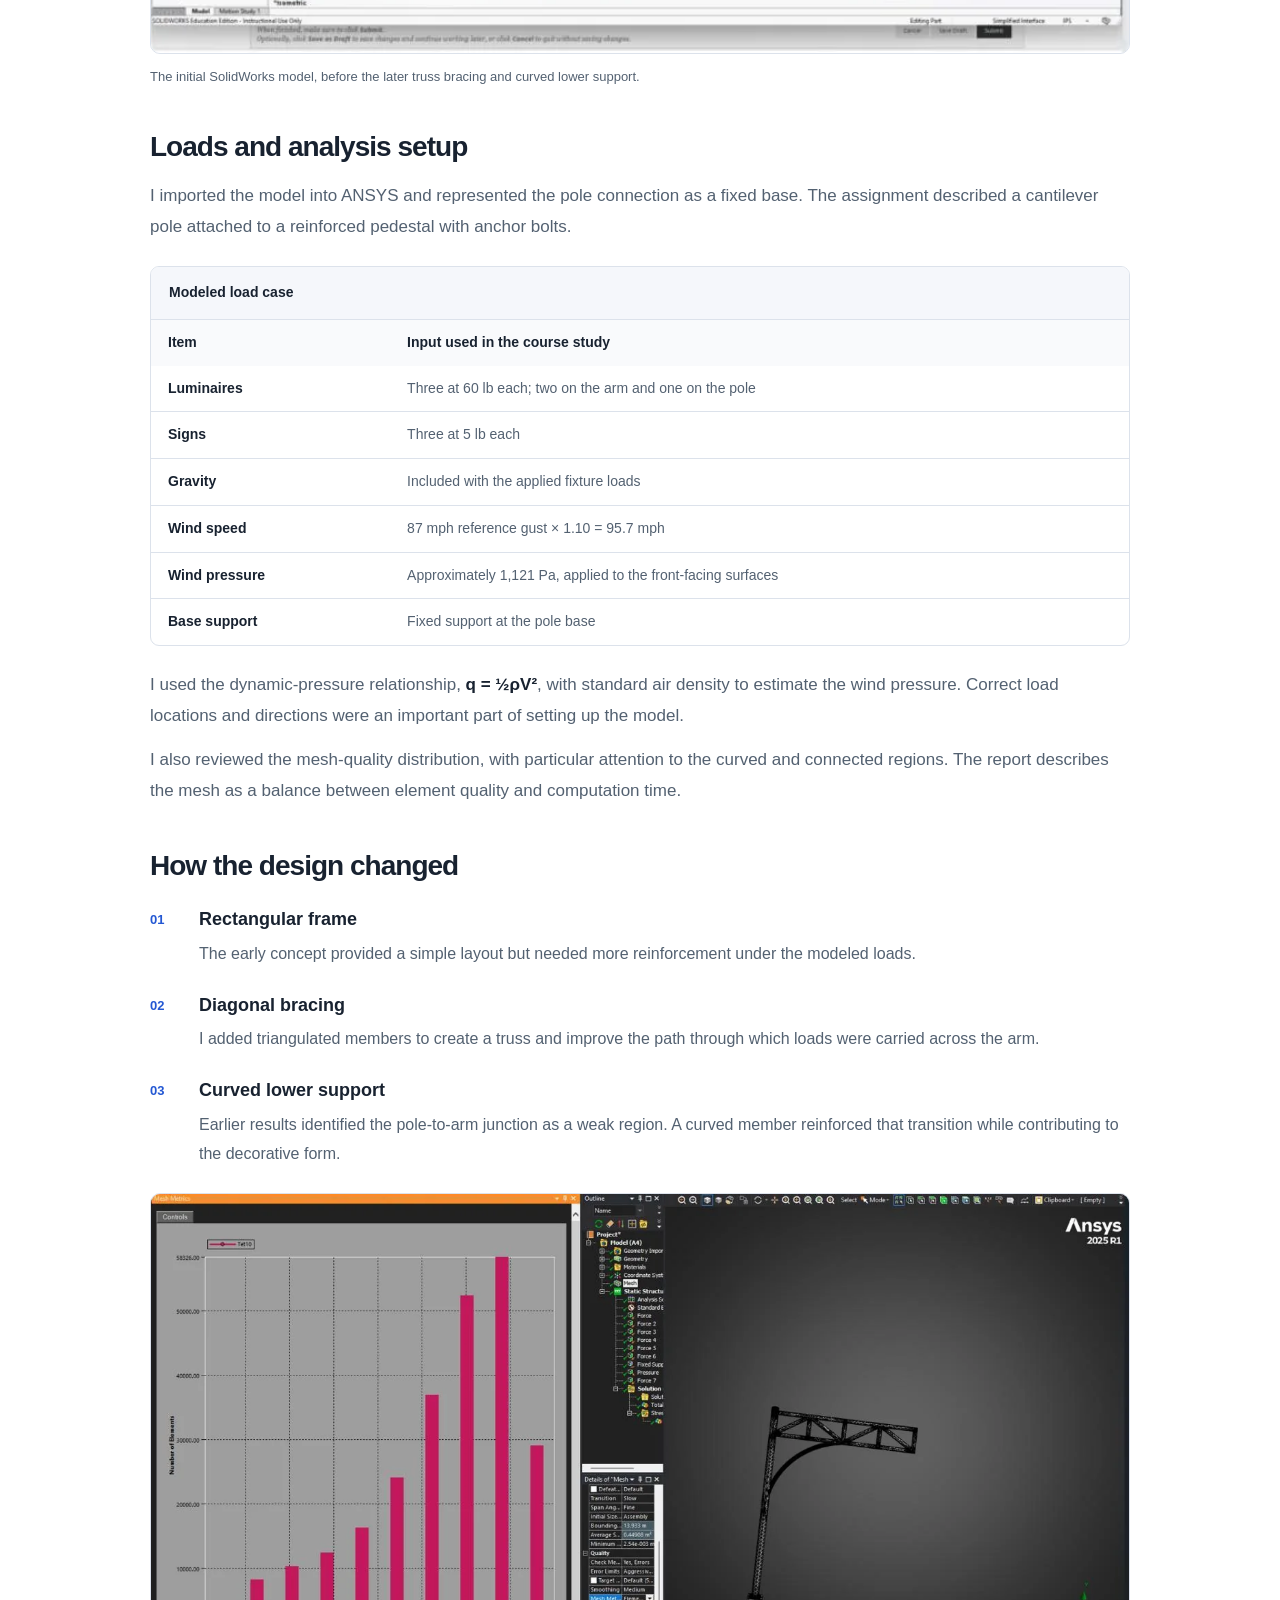
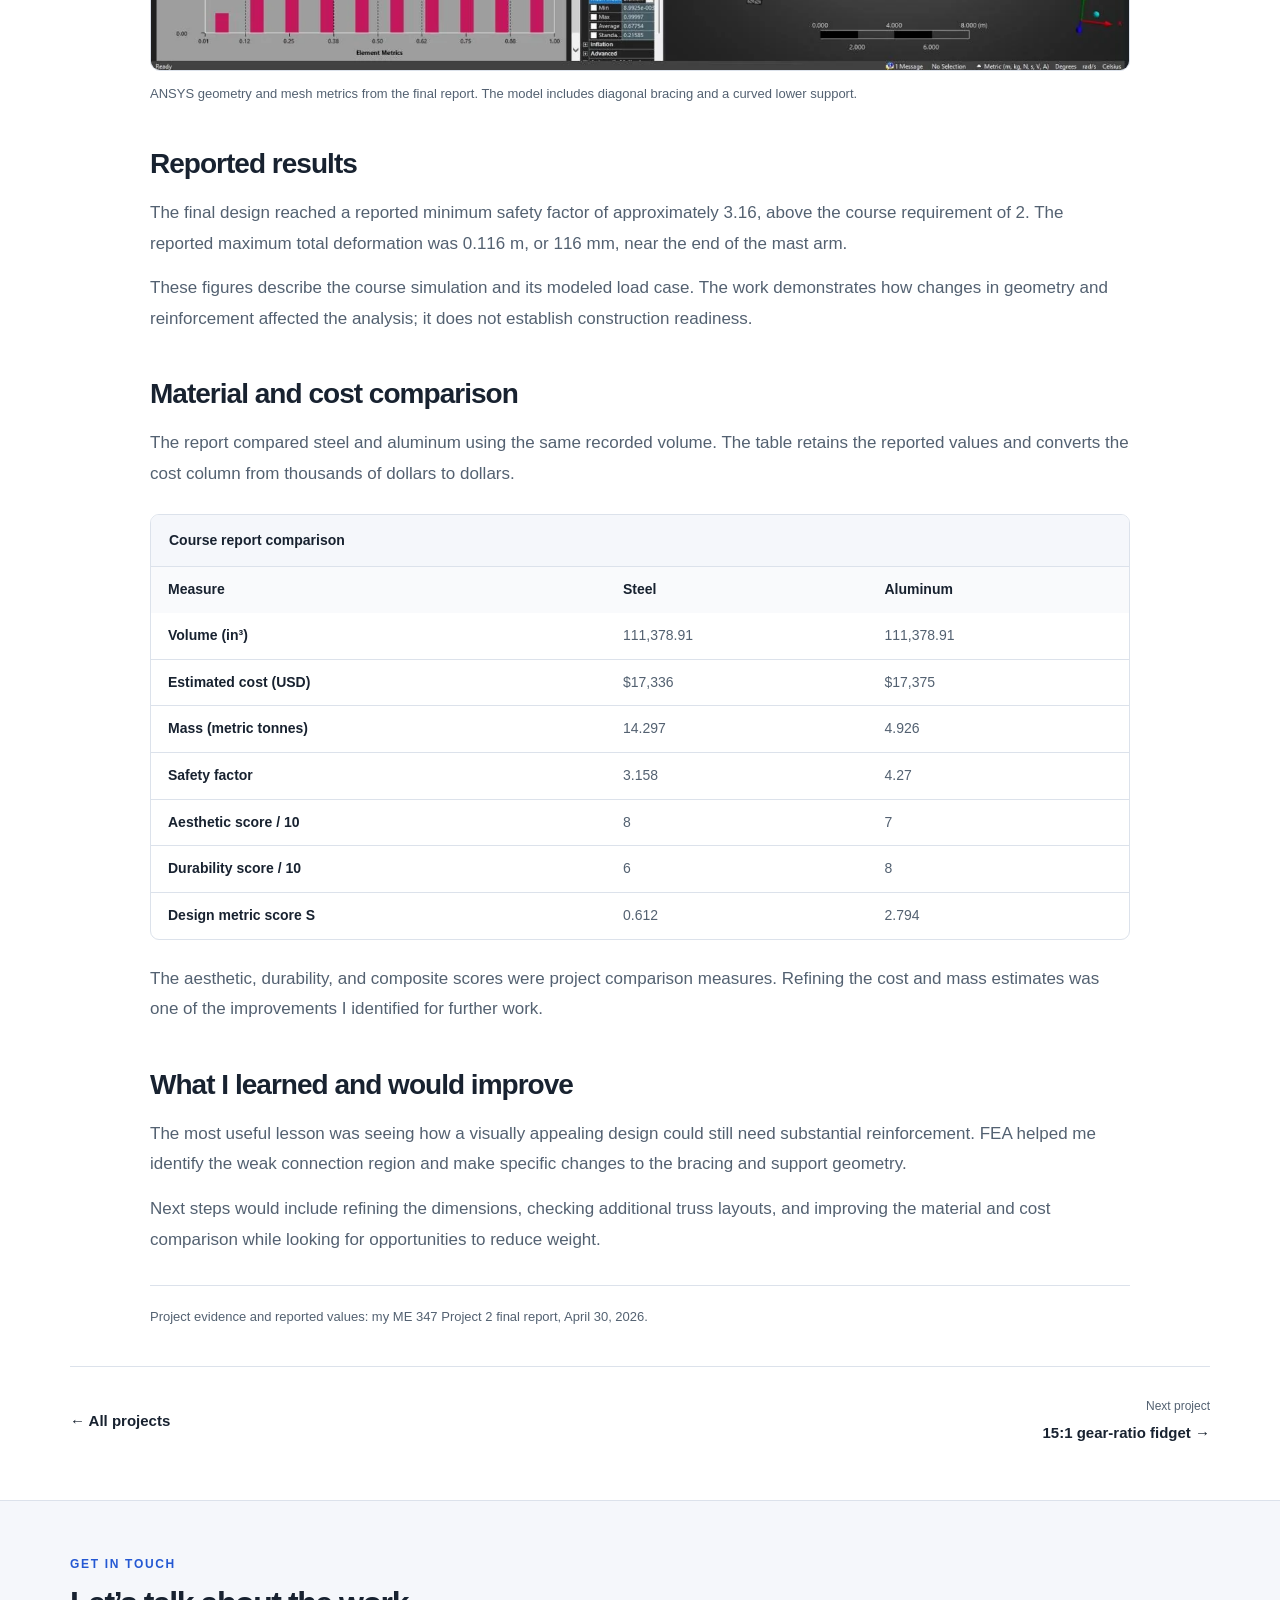
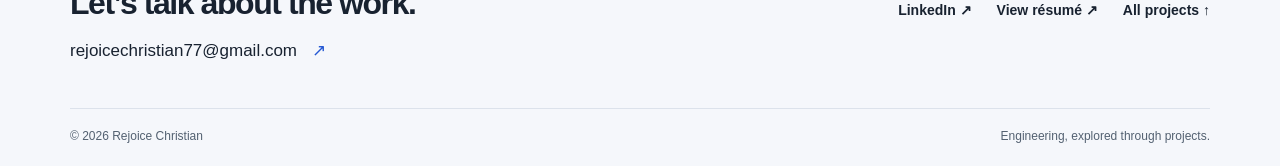
<file: projects/mast-arm.html>
<!DOCTYPE html>
<html lang="en">
<head>
  <meta charset="UTF-8">
  <meta name="viewport" content="width=device-width, initial-scale=1">
  <title>Traffic mast-arm design | Rejoice Christian</title>
  <meta name="description" content="A SolidWorks and ANSYS study of wind loading, structural reinforcement, safety factor, and material tradeoffs.">
  <meta name="theme-color" content="#2458d3">
  <link rel="icon" href="../assets/favicon.svg" type="image/svg+xml">
  <link rel="stylesheet" href="../styles.css?v=projects-2">
</head>
<body class="project-page" id="top">
  <a class="skip-link" href="#main-content">Skip to main content</a>
  <header class="site-header">
    <nav class="container nav-shell" aria-label="Primary navigation">
      <a class="brand" href="../index.html"><strong>Rejoice Christian<span class="accent">.</span></strong><span>Engineering portfolio</span></a>
      <div class="nav-links"><a href="../index.html#about">About me</a><a href="../index.html#work">Projects</a><a href="#contact">Contact</a></div>
    </nav>
  </header>
  <main id="main-content">
    <section class="case-header" aria-labelledby="project-title"><div class="container">
      <a class="back-link" href="../index.html#work">← All projects</a>
      <p class="eyebrow">ME 347 Project 2 · Structural design &amp; FEA</p>
      <h1 id="project-title">Traffic mast-arm design.</h1>
      <p class="case-intro">Designing a decorative traffic mast arm for a 26 ft roadway, then using finite element analysis to improve its bracing and pole-to-arm connection.</p>
      <dl class="project-facts"><div><dt>My work</dt><dd>CAD design &amp; analysis</dd></div><div><dt>Tools</dt><dd>SolidWorks · ANSYS</dd></div><div><dt>Project</dt><dd>Project 2 · Spring 2026</dd></div></dl>
    </div></section>
    <div class="container case-content"><div class="project-story"><dl class="result-strip"><div><dt>Reported minimum safety factor</dt><dd>≈ 3.16</dd></div><div><dt>Reported maximum deformation</dt><dd>0.116 m</dd></div><div><dt>Design wind speed</dt><dd>95.7 mph</dd></div></dl><section class="story-section"><h2>The design brief</h2><p>The assignment was to design, analyze, and improve a decorative traffic pole and mast arm inspired by Chicago. The structure needed a single cantilever pole, a 26 ft roadway span, and support for the specified fixtures and wind load.</p><p>I researched five mast-arm styles, including straight, curved, cable-supported, trussed, and box-frame arrangements. I compared their appearance, support strategies, and load paths before developing my own concept.</p></section><section class="story-section"><h2>Starting with the geometry</h2><p>My first direction used a vertical pole and a simple rectangular frame extending over the roadway. I modeled the structure in SolidWorks, aiming for a form that was straightforward to build and could accept reinforcement as the analysis developed.</p><figure class="story-figure"><div class="story-image"><img src="../assets/projects/mast-arm-initial.webp" width="880" height="496" alt="Initial rectangular-frame mast arm modeled in SolidWorks" loading="eager"></div><figcaption>The initial SolidWorks model, before the later truss bracing and curved lower support.</figcaption></figure></section><section class="story-section"><h2>Loads and analysis setup</h2><p>I imported the model into ANSYS and represented the pole connection as a fixed base. The assignment described a cantilever pole attached to a reinforced pedestal with anchor bolts.</p><div class="table-scroll" role="region" aria-label="Modeled load case" tabindex="0"><table><caption>Modeled load case</caption><thead><tr><th scope="col">Item</th><th scope="col">Input used in the course study</th></tr></thead><tbody><tr><th scope="row">Luminaires</th><td>Three at 60 lb each; two on the arm and one on the pole</td></tr><tr><th scope="row">Signs</th><td>Three at 5 lb each</td></tr><tr><th scope="row">Gravity</th><td>Included with the applied fixture loads</td></tr><tr><th scope="row">Wind speed</th><td>87 mph reference gust × 1.10 = 95.7 mph</td></tr><tr><th scope="row">Wind pressure</th><td>Approximately 1,121 Pa, applied to the front-facing surfaces</td></tr><tr><th scope="row">Base support</th><td>Fixed support at the pole base</td></tr></tbody></table></div><p>I used the dynamic-pressure relationship, <span class="equation">q = ½ρV²</span>, with standard air density to estimate the wind pressure. Correct load locations and directions were an important part of setting up the model.</p><p>I also reviewed the mesh-quality distribution, with particular attention to the curved and connected regions. The report describes the mesh as a balance between element quality and computation time.</p></section><section class="story-section"><h2>How the design changed</h2><ol class="story-steps"><li><h3>Rectangular frame</h3><p>The early concept provided a simple layout but needed more reinforcement under the modeled loads.</p></li><li><h3>Diagonal bracing</h3><p>I added triangulated members to create a truss and improve the path through which loads were carried across the arm.</p></li><li><h3>Curved lower support</h3><p>Earlier results identified the pole-to-arm junction as a weak region. A curved member reinforced that transition while contributing to the decorative form.</p></li></ol><figure class="story-figure"><div class="story-image"><img src="../assets/projects/mast-arm-analysis.webp" width="1428" height="695" alt="ANSYS view of the reinforced truss mast arm and the element-quality distribution" loading="lazy"></div><figcaption>ANSYS geometry and mesh metrics from the final report. The model includes diagonal bracing and a curved lower support.</figcaption></figure></section><section class="story-section"><h2>Reported results</h2><p>The final design reached a reported minimum safety factor of approximately 3.16, above the course requirement of 2. The reported maximum total deformation was 0.116 m, or 116 mm, near the end of the mast arm.</p><p>These figures describe the course simulation and its modeled load case. The work demonstrates how changes in geometry and reinforcement affected the analysis; it does not establish construction readiness.</p></section><section class="story-section"><h2>Material and cost comparison</h2><p>The report compared steel and aluminum using the same recorded volume. The table retains the reported values and converts the cost column from thousands of dollars to dollars.</p><div class="table-scroll" role="region" aria-label="Course report comparison" tabindex="0"><table><caption>Course report comparison</caption><thead><tr><th scope="col">Measure</th><th scope="col">Steel</th><th scope="col">Aluminum</th></tr></thead><tbody><tr><th scope="row">Volume (in³)</th><td>111,378.91</td><td>111,378.91</td></tr><tr><th scope="row">Estimated cost (USD)</th><td>$17,336</td><td>$17,375</td></tr><tr><th scope="row">Mass (metric tonnes)</th><td>14.297</td><td>4.926</td></tr><tr><th scope="row">Safety factor</th><td>3.158</td><td>4.27</td></tr><tr><th scope="row">Aesthetic score / 10</th><td>8</td><td>7</td></tr><tr><th scope="row">Durability score / 10</th><td>6</td><td>8</td></tr><tr><th scope="row">Design metric score S</th><td>0.612</td><td>2.794</td></tr></tbody></table></div><p>The aesthetic, durability, and composite scores were project comparison measures. Refining the cost and mass estimates was one of the improvements I identified for further work.</p></section><section class="story-section"><h2>What I learned and would improve</h2><p>The most useful lesson was seeing how a visually appealing design could still need substantial reinforcement. FEA helped me identify the weak connection region and make specific changes to the bracing and support geometry.</p><p>Next steps would include refining the dimensions, checking additional truss layouts, and improving the material and cost comparison while looking for opportunities to reduce weight.</p></section><p class="source-note">Project evidence and reported values: my ME 347 Project 2 final report, April 30, 2026.</p></div>
      <nav class="project-pagination" aria-label="Project navigation"><a href="../index.html#work">← All projects</a><a class="next-project" href="gear-fidget.html"><span>Next project</span>15:1 gear-ratio fidget →</a></nav>
    </div>
  </main>
  <footer class="site-footer" id="contact">
    <div class="container footer-top">
      <div><p class="eyebrow">Get in touch</p><h2>Let’s talk about the work.</h2><a class="contact-email" href="mailto:rejoicechristian77@gmail.com">rejoicechristian77@gmail.com <span aria-hidden="true">↗</span></a></div>
      <div class="footer-links"><a href="https://www.linkedin.com/in/rejoice-christian14" target="_blank" rel="noreferrer">LinkedIn ↗</a><a href="../assets/rejoice-christian-resume.pdf" target="_blank" rel="noreferrer">View résumé ↗</a><a href="../index.html#work">All projects ↑</a></div>
    </div>
    <div class="container footer-bottom"><span>© 2026 Rejoice Christian</span><span>Engineering, explored through projects.</span></div>
  </footer>
</body>
</html>
</file>
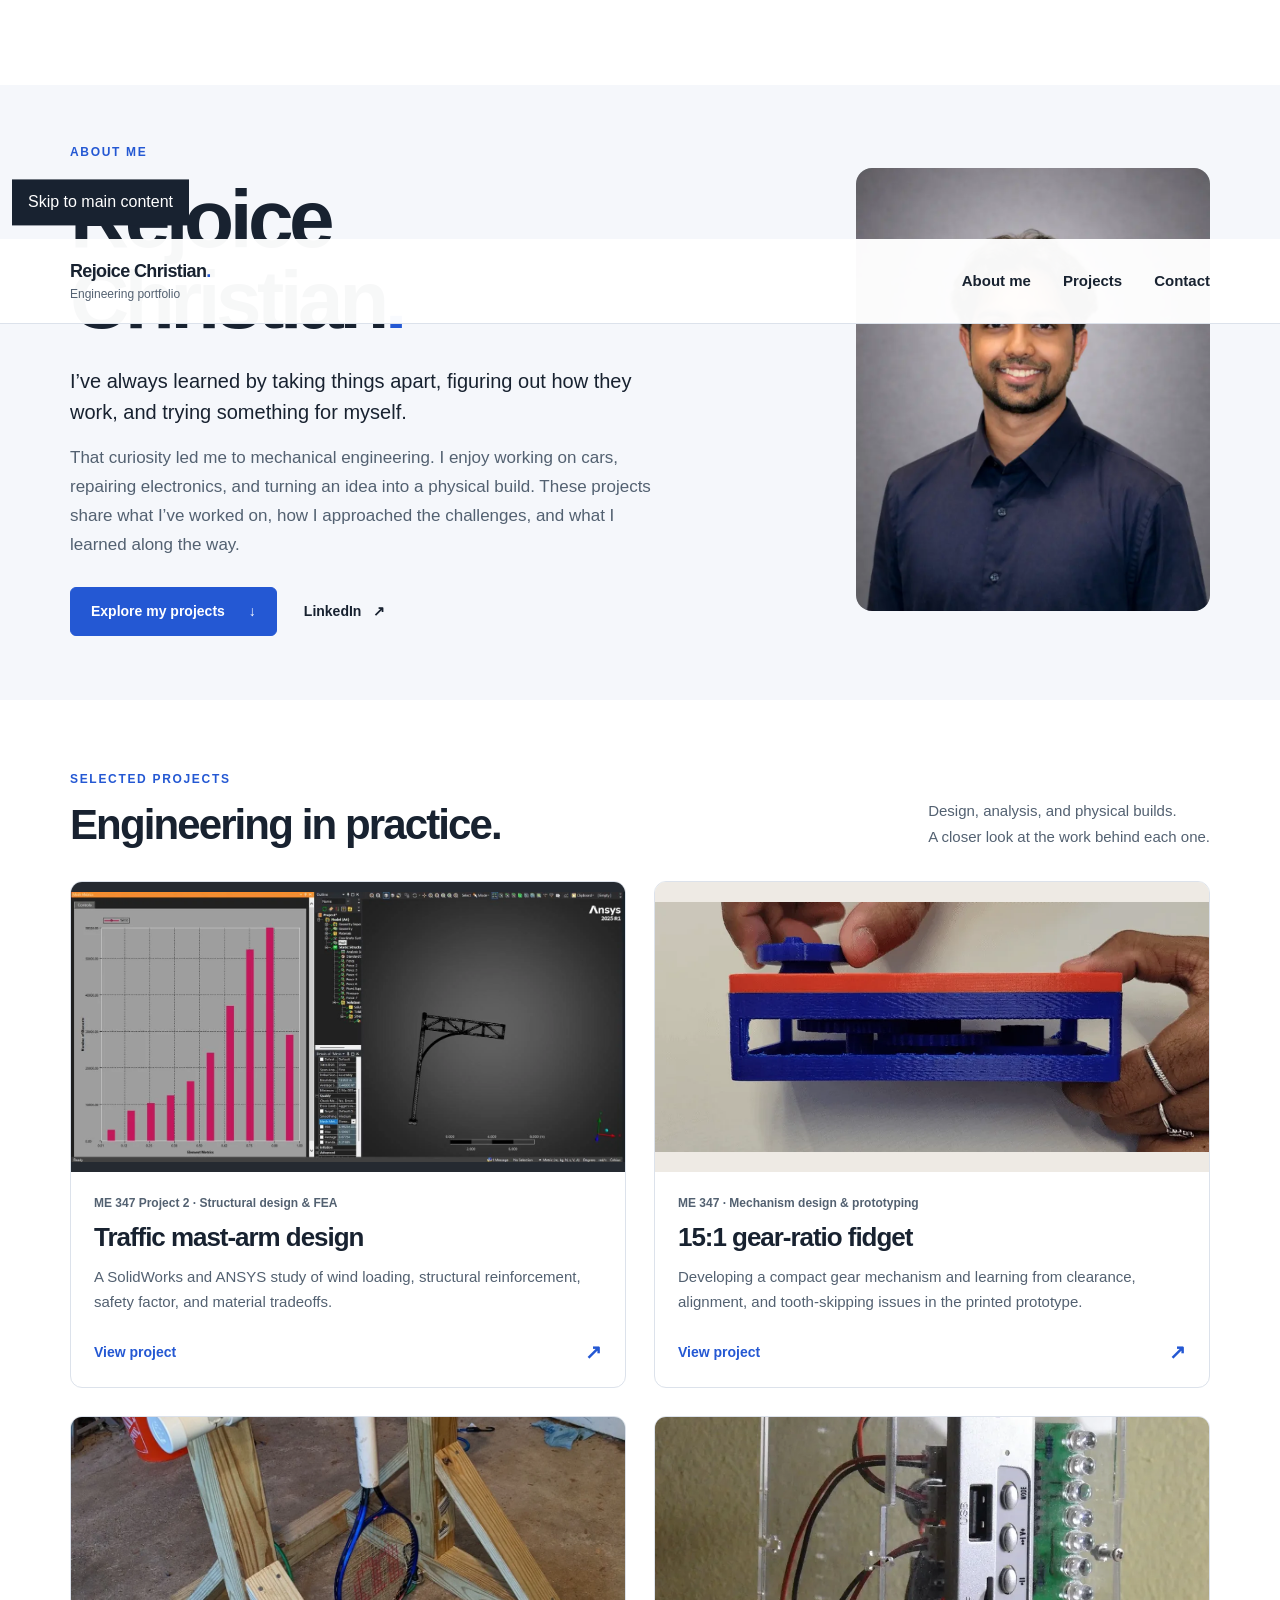
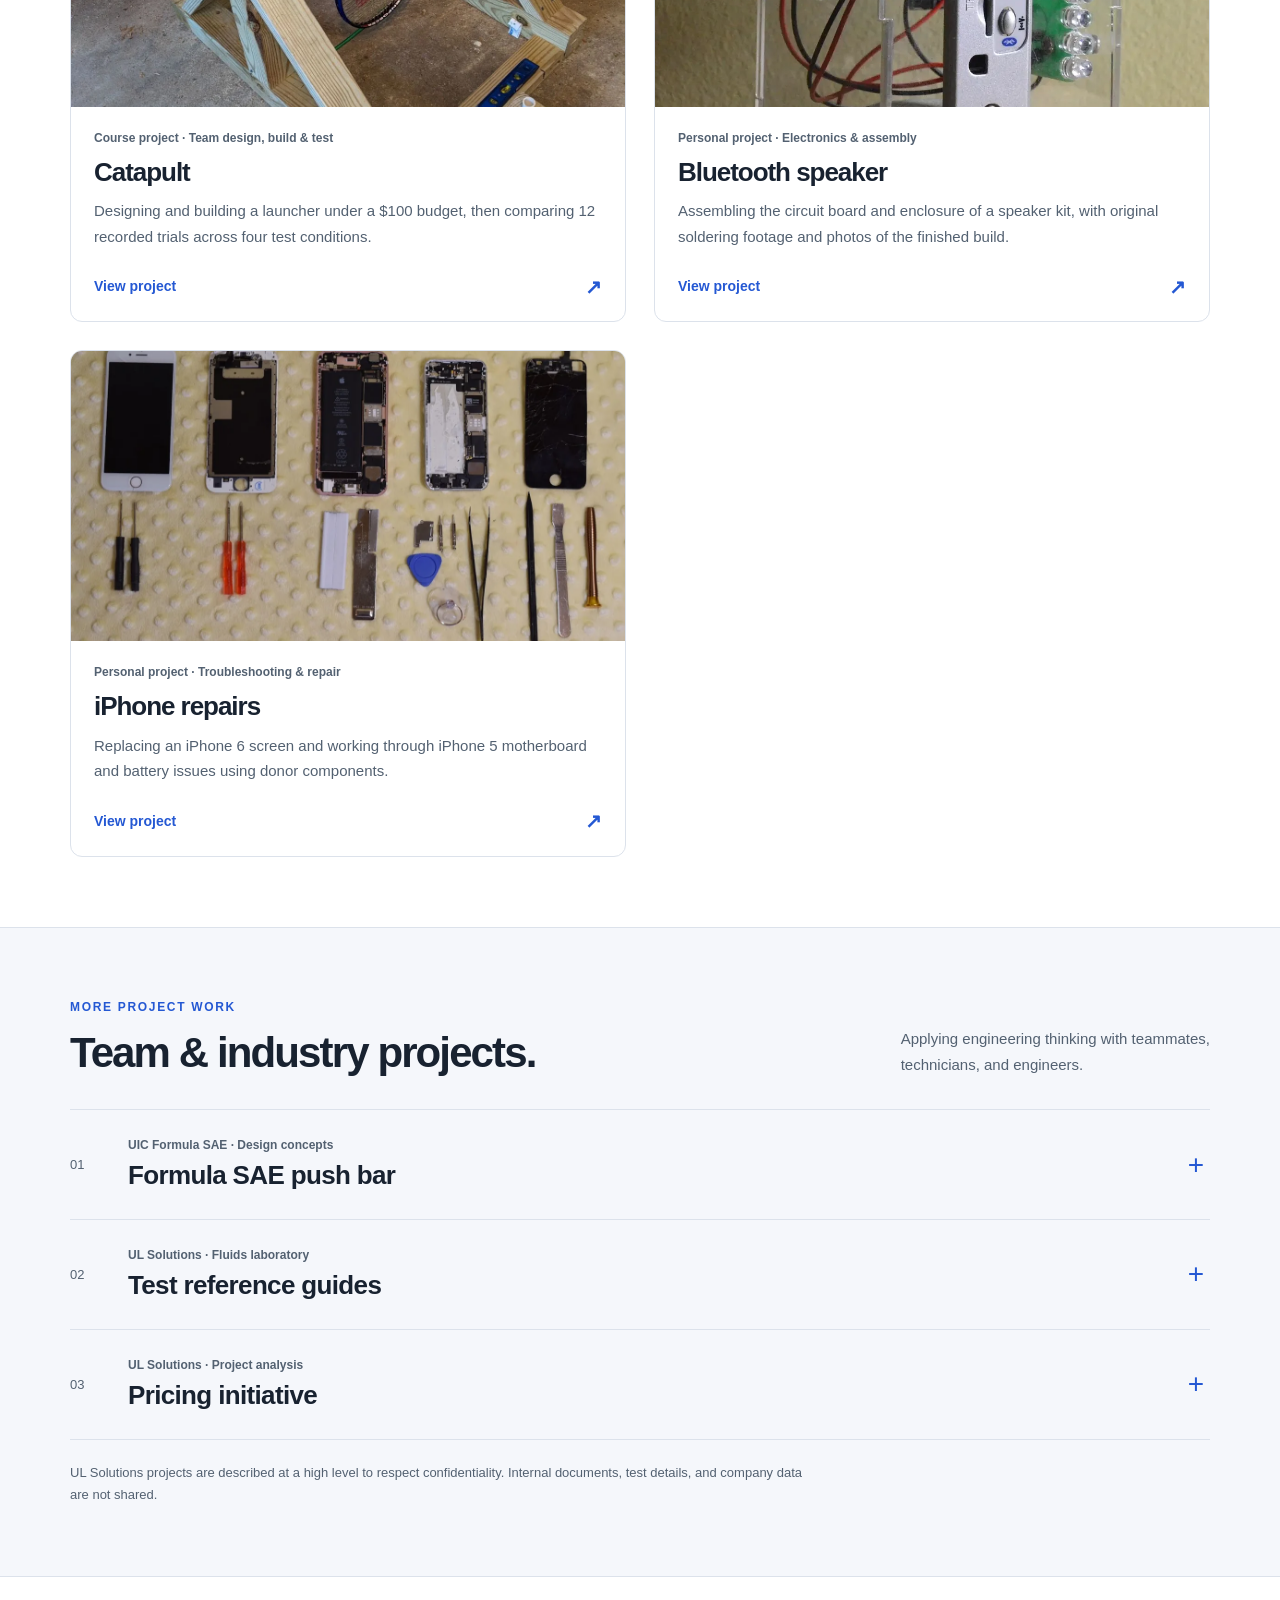
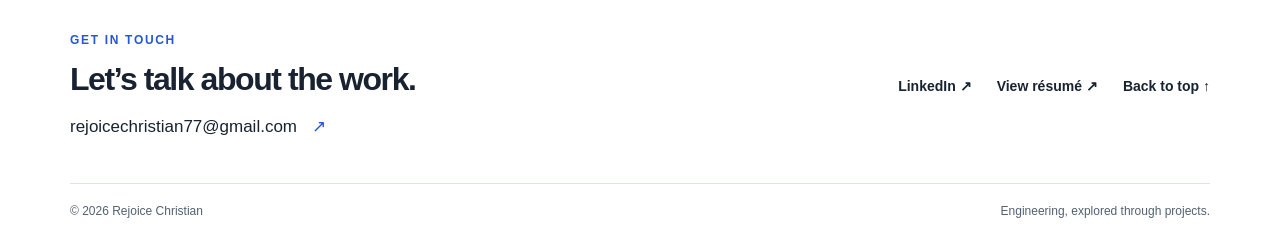
<file: projects/pricing-initiative.html>
<!DOCTYPE html>
<html lang="en">
<head>
  <meta charset="UTF-8">
  <meta name="viewport" content="width=device-width, initial-scale=1">
  <title>Pricing initiative | Rejoice Christian</title>
  <meta http-equiv="refresh" content="0; url=../index.html#pricing-initiative">
  <meta name="robots" content="noindex">
  <link rel="canonical" href="../index.html#pricing-initiative">
  <link rel="stylesheet" href="../styles.css?v=projects-2">
</head>
<body>
  <main class="container case-header">
    <h1>Pricing initiative</h1>
    <p>This project is now included in the Team &amp; industry projects section.</p>
    <p><a class="button" href="../index.html#pricing-initiative">View project on the portfolio →</a></p>
  </main>
</body>
</html>
</file>
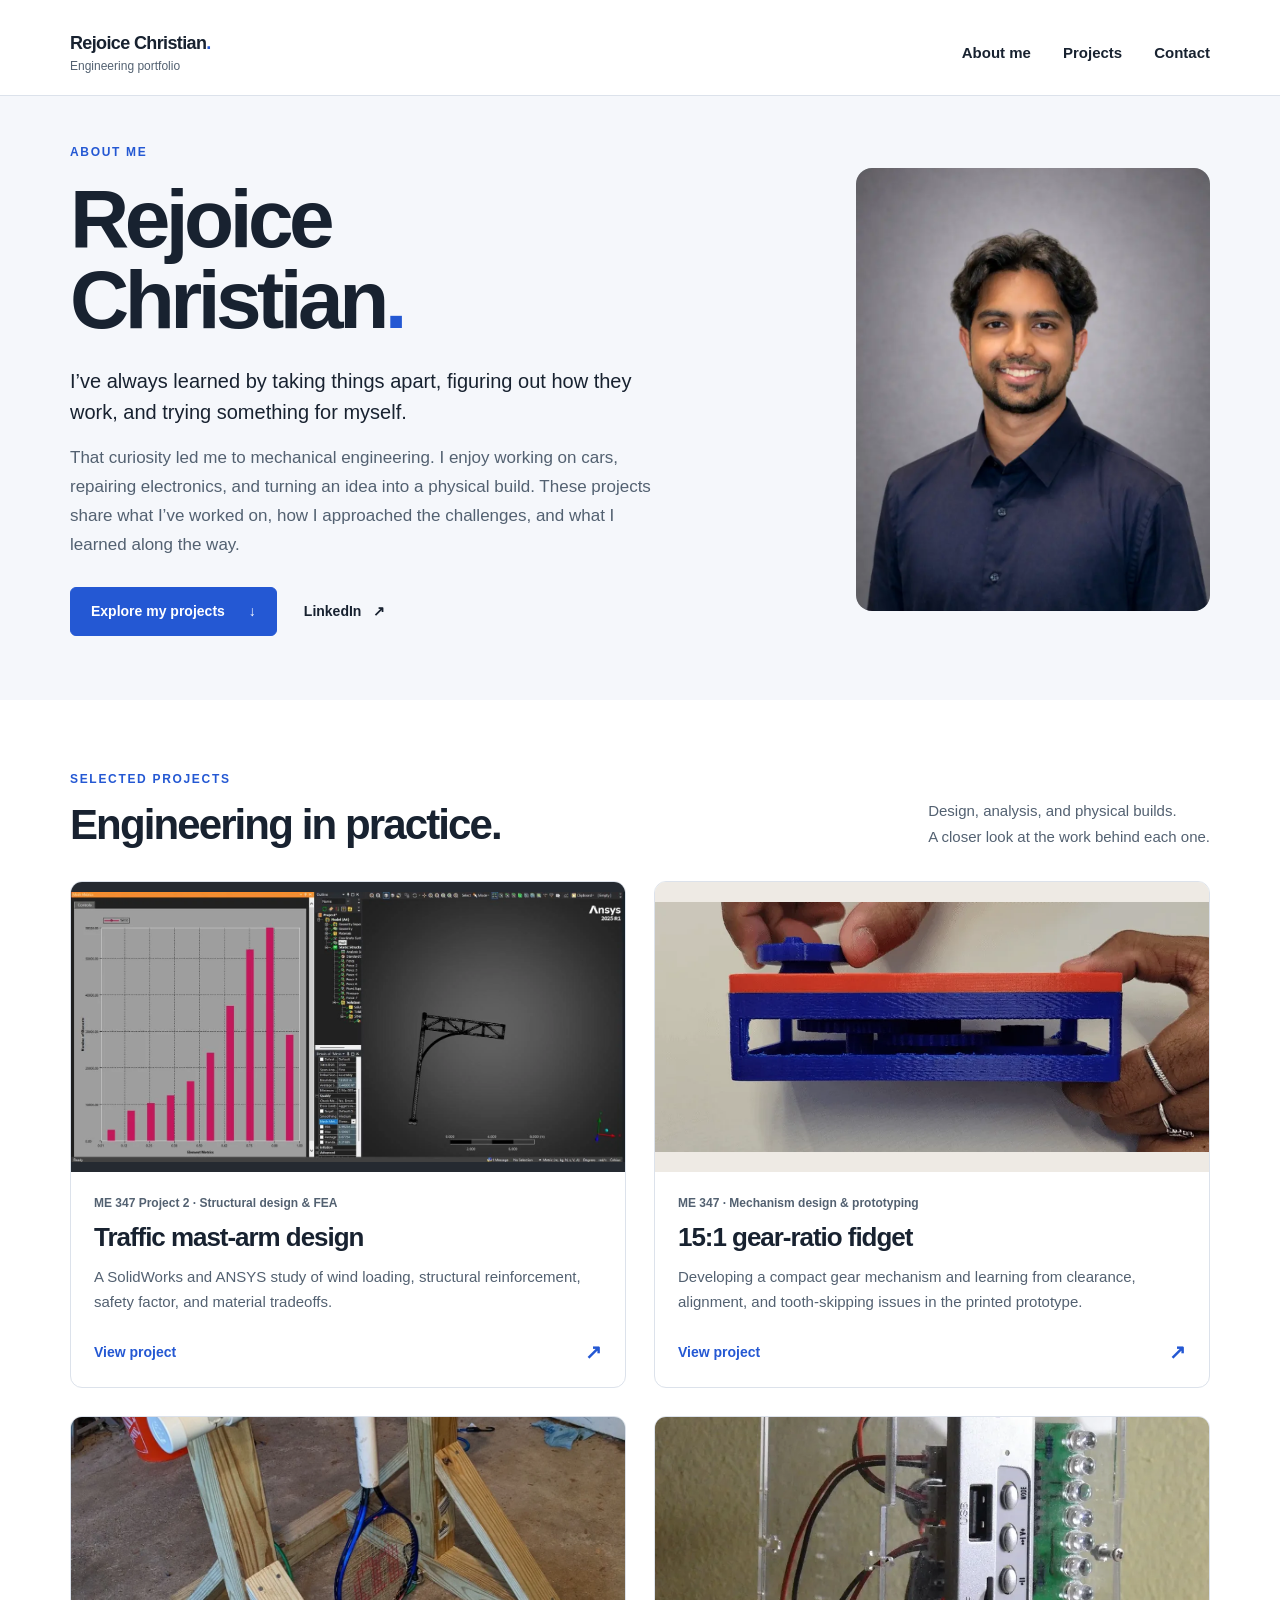
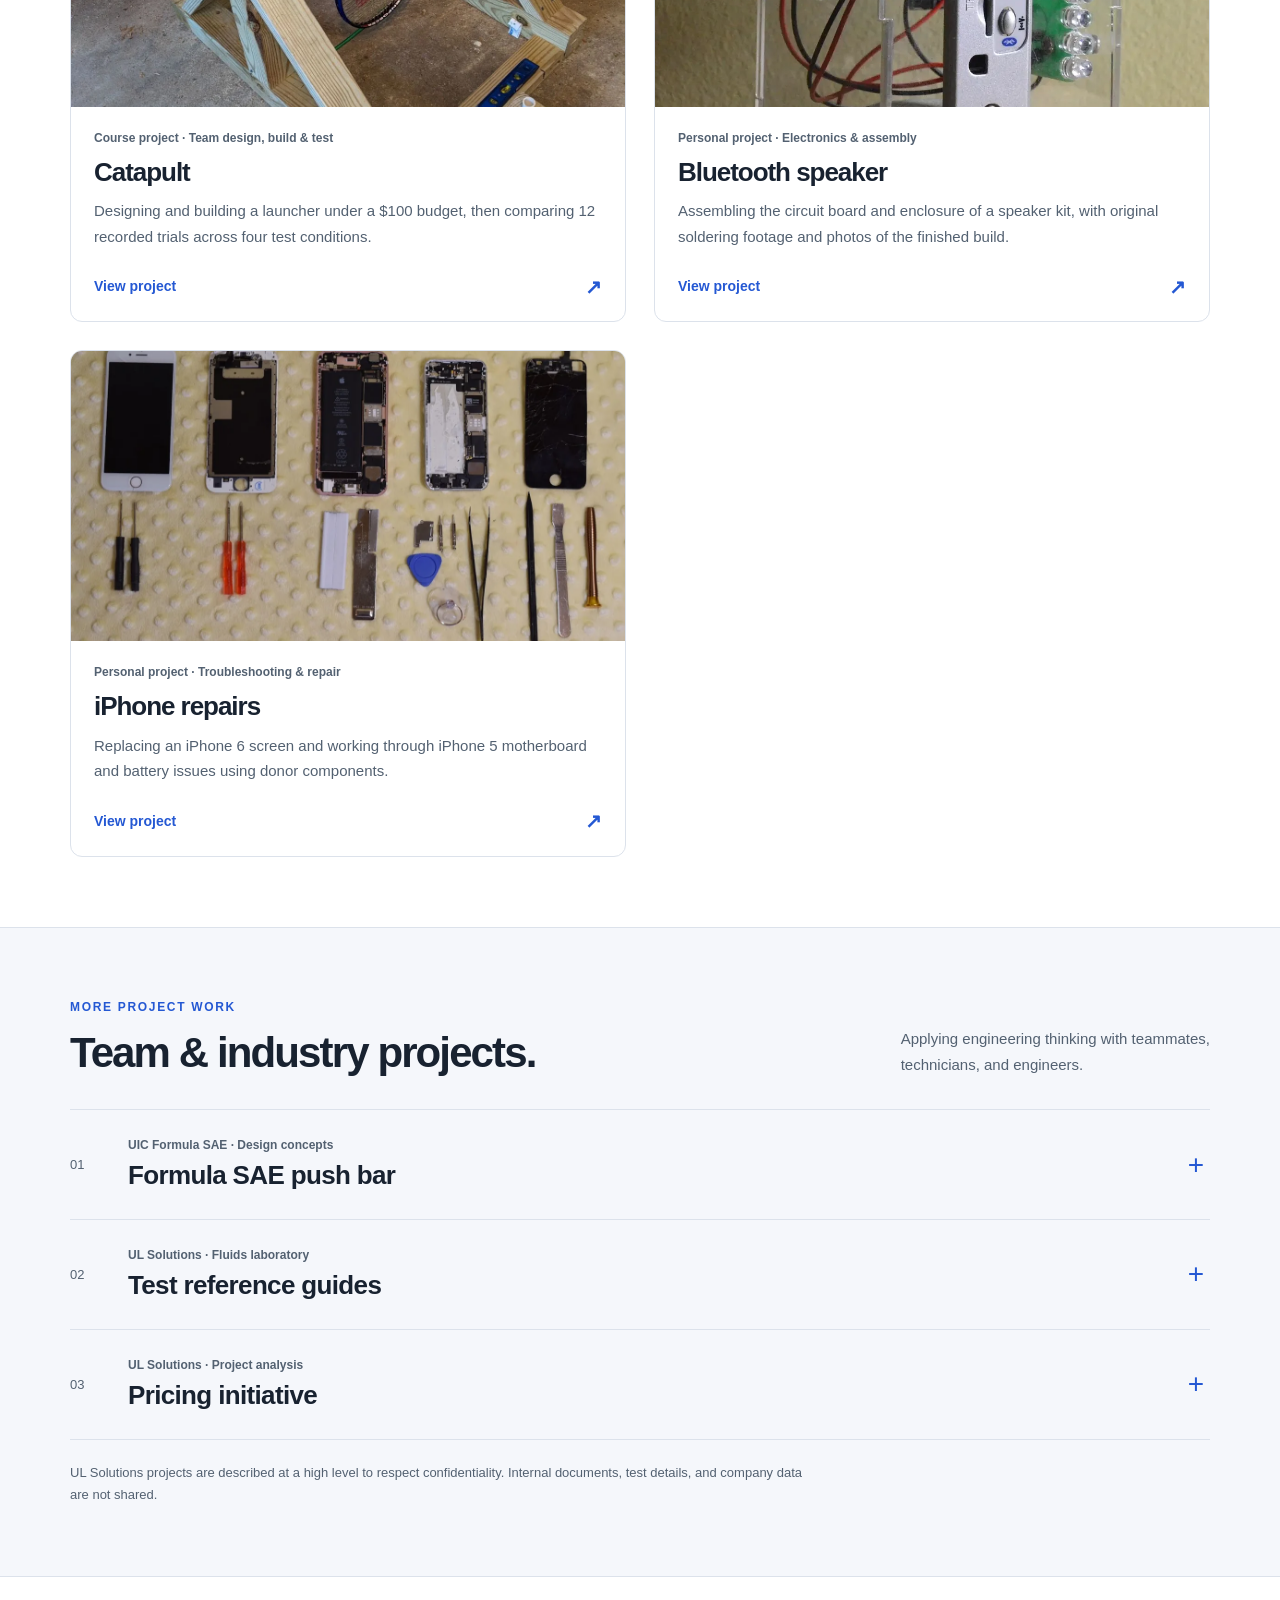
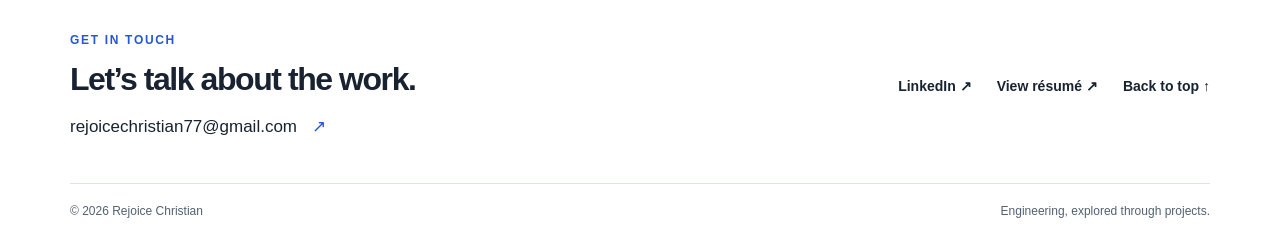
<file: projects/sae-push-bar.html>
<!DOCTYPE html>
<html lang="en">
<head>
  <meta charset="UTF-8">
  <meta name="viewport" content="width=device-width, initial-scale=1">
  <title>Formula SAE push bar | Rejoice Christian</title>
  <meta http-equiv="refresh" content="0; url=../index.html#sae-push-bar">
  <meta name="robots" content="noindex">
  <link rel="canonical" href="../index.html#sae-push-bar">
  <link rel="stylesheet" href="../styles.css?v=projects-2">
</head>
<body>
  <main class="container case-header">
    <h1>Formula SAE push bar</h1>
    <p>This project is now included in the Team &amp; industry projects section.</p>
    <p><a class="button" href="../index.html#sae-push-bar">View project on the portfolio →</a></p>
  </main>
</body>
</html>
</file>
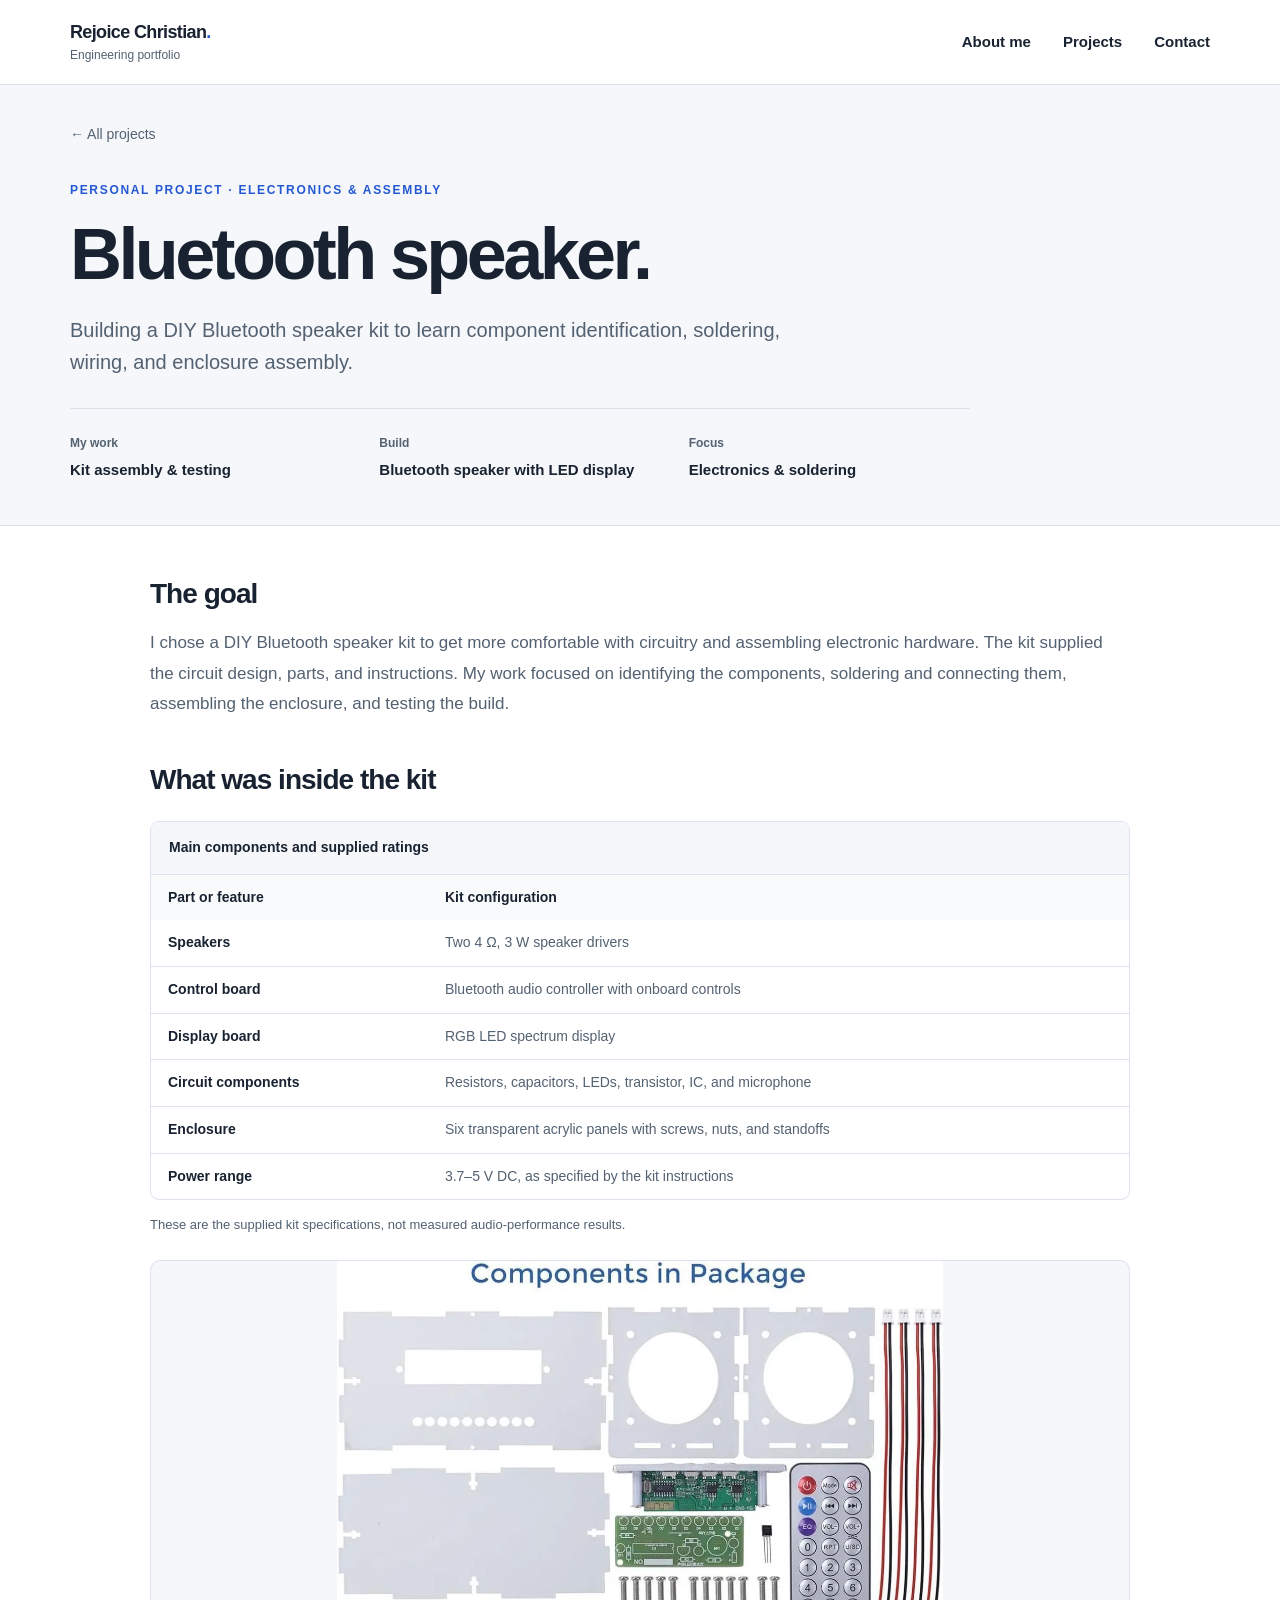
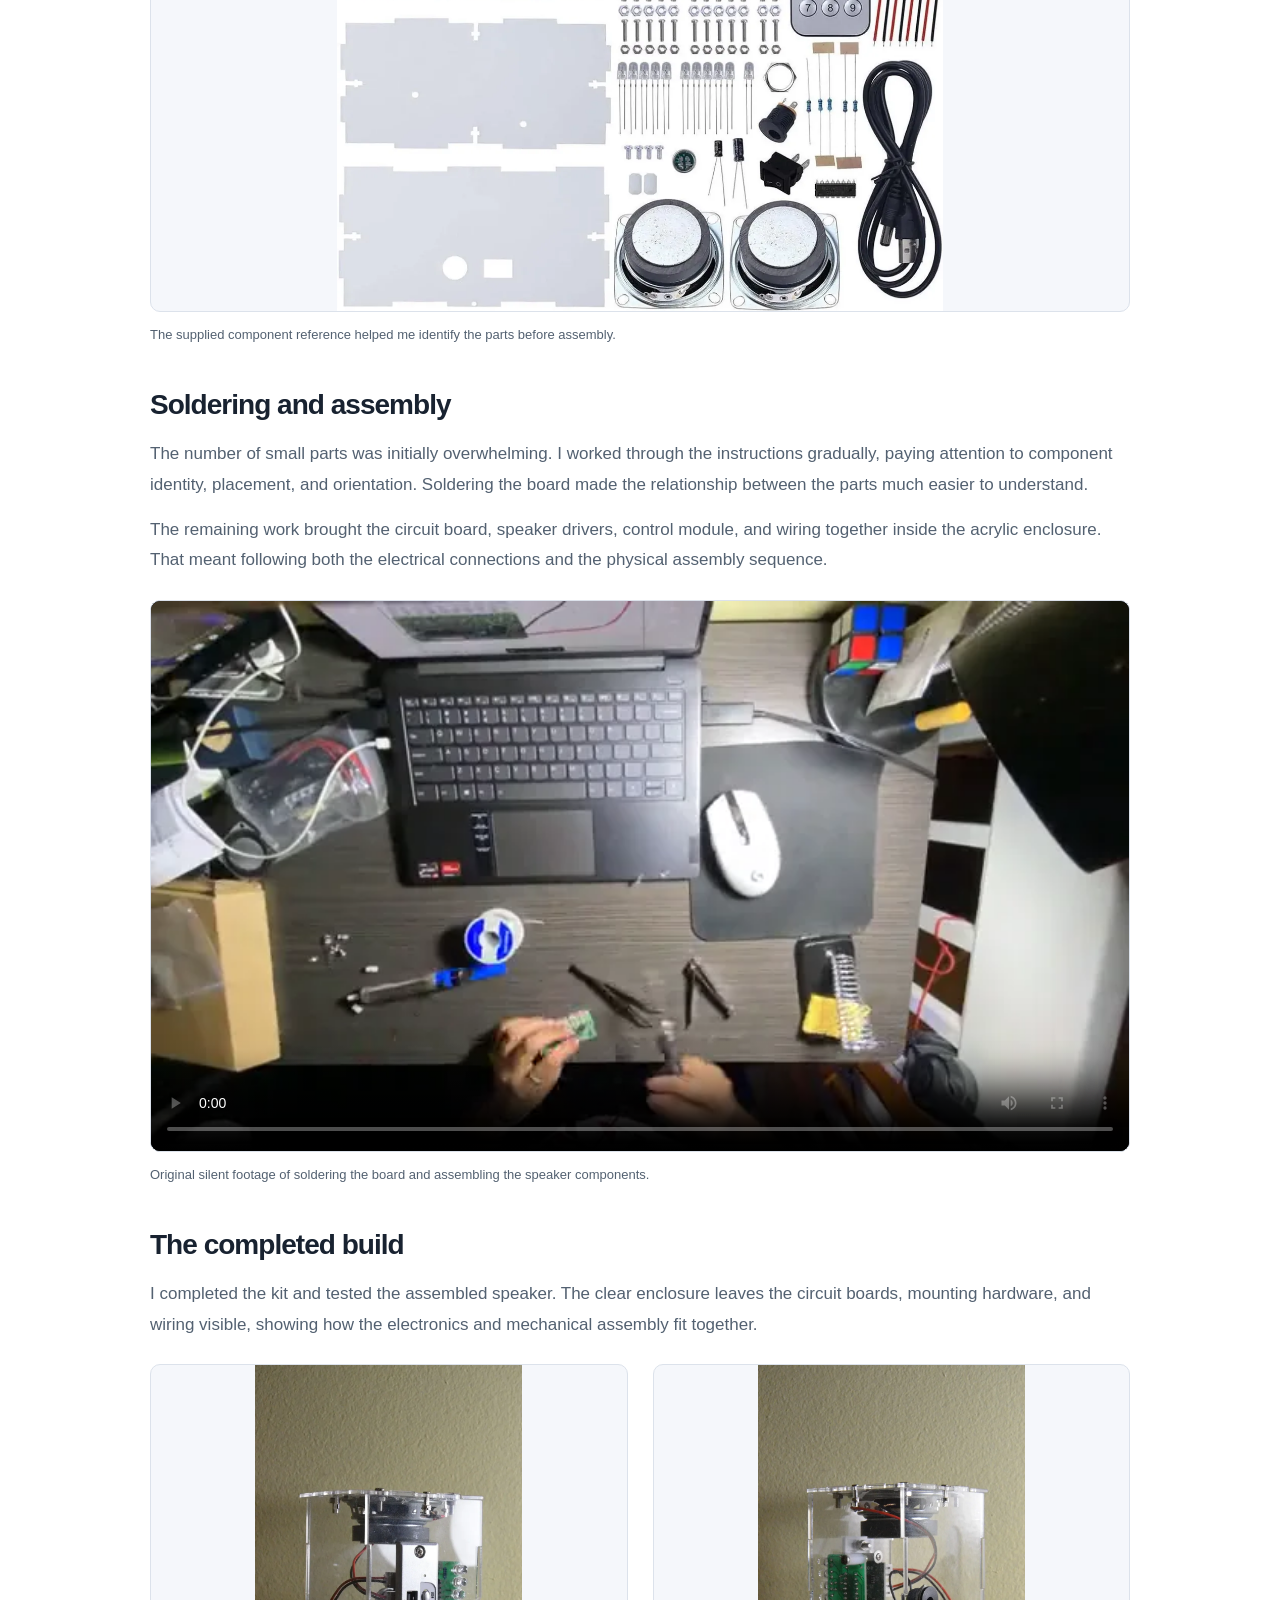
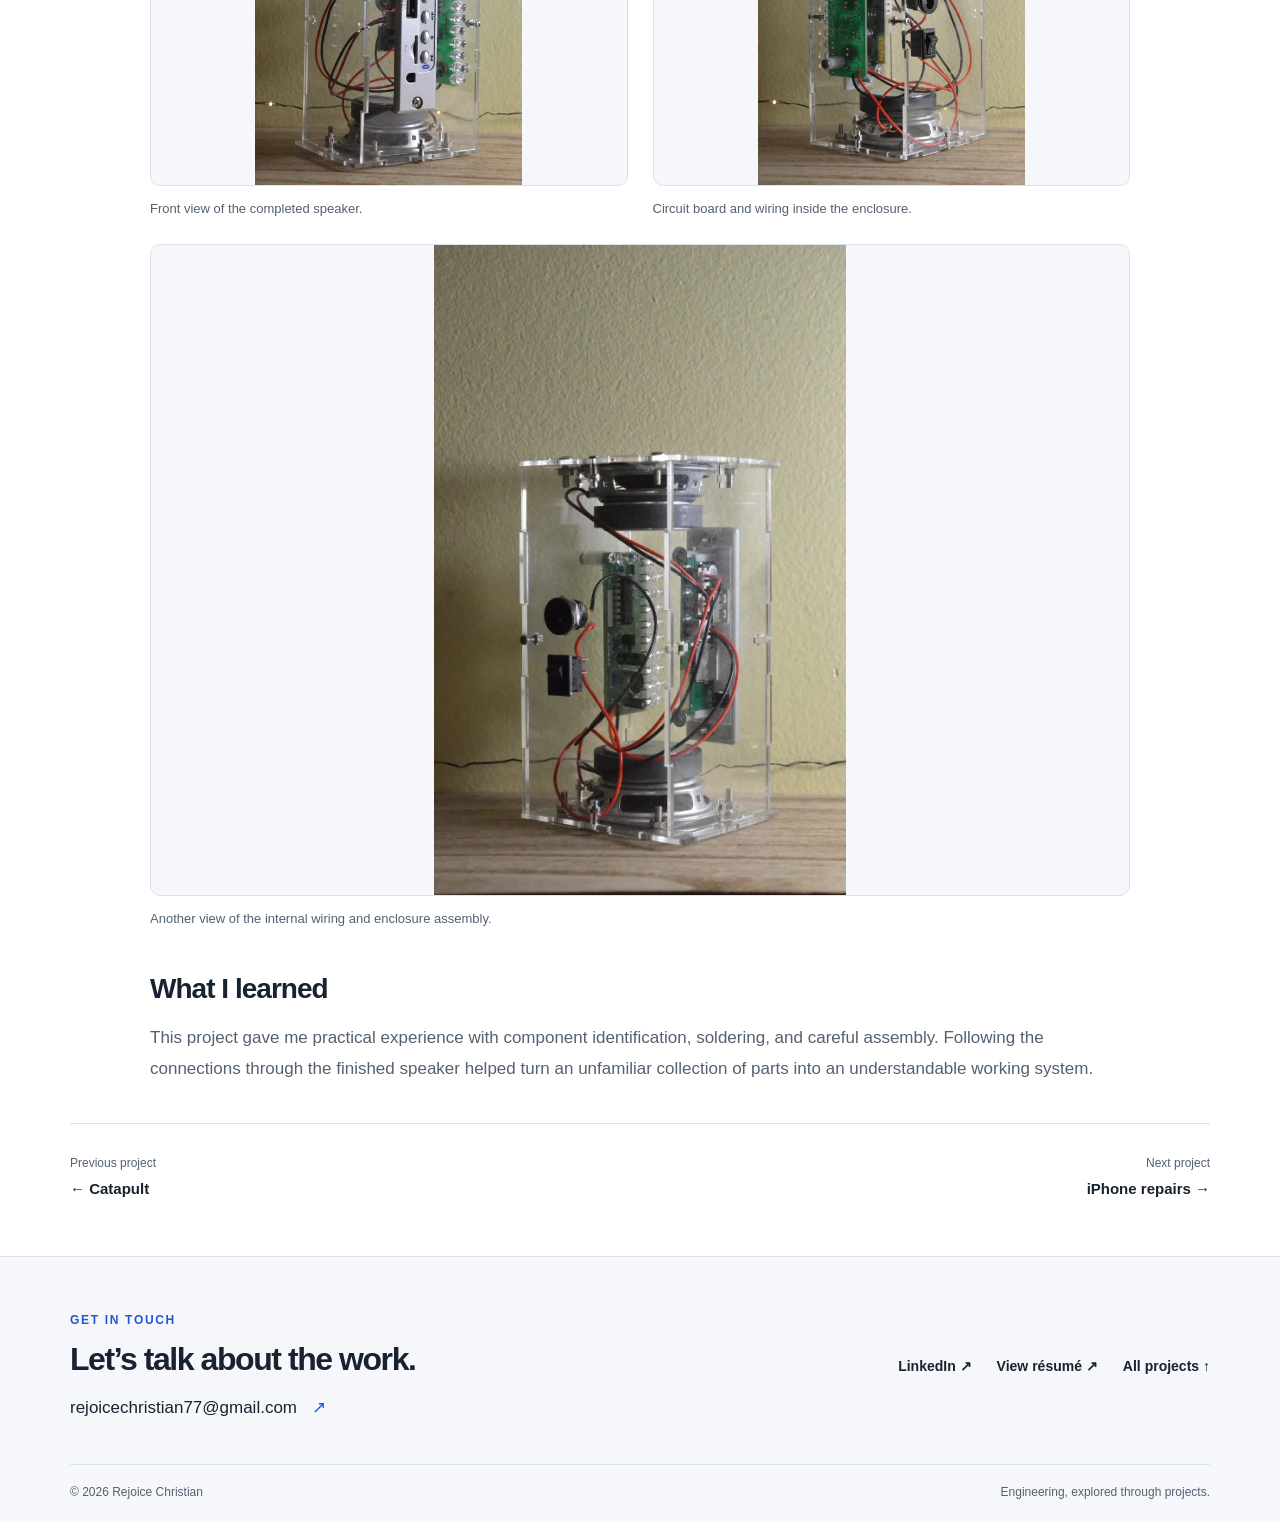
<file: projects/speaker.html>
<!DOCTYPE html>
<html lang="en">
<head>
  <meta charset="UTF-8">
  <meta name="viewport" content="width=device-width, initial-scale=1">
  <title>Bluetooth speaker | Rejoice Christian</title>
  <meta name="description" content="Assembling the circuit board and enclosure of a speaker kit, with original soldering footage and photos of the finished build.">
  <meta name="theme-color" content="#2458d3">
  <link rel="icon" href="../assets/favicon.svg" type="image/svg+xml">
  <link rel="stylesheet" href="../styles.css?v=projects-2">
</head>
<body class="project-page" id="top">
  <a class="skip-link" href="#main-content">Skip to main content</a>
  <header class="site-header">
    <nav class="container nav-shell" aria-label="Primary navigation">
      <a class="brand" href="../index.html"><strong>Rejoice Christian<span class="accent">.</span></strong><span>Engineering portfolio</span></a>
      <div class="nav-links"><a href="../index.html#about">About me</a><a href="../index.html#work">Projects</a><a href="#contact">Contact</a></div>
    </nav>
  </header>
  <main id="main-content">
    <section class="case-header" aria-labelledby="project-title"><div class="container">
      <a class="back-link" href="../index.html#work">← All projects</a>
      <p class="eyebrow">Personal project · Electronics &amp; assembly</p>
      <h1 id="project-title">Bluetooth speaker.</h1>
      <p class="case-intro">Building a DIY Bluetooth speaker kit to learn component identification, soldering, wiring, and enclosure assembly.</p>
      <dl class="project-facts"><div><dt>My work</dt><dd>Kit assembly &amp; testing</dd></div><div><dt>Build</dt><dd>Bluetooth speaker with LED display</dd></div><div><dt>Focus</dt><dd>Electronics &amp; soldering</dd></div></dl>
    </div></section>
    <div class="container case-content"><div class="project-story"><section class="story-section"><h2>The goal</h2><p>I chose a DIY Bluetooth speaker kit to get more comfortable with circuitry and assembling electronic hardware. The kit supplied the circuit design, parts, and instructions. My work focused on identifying the components, soldering and connecting them, assembling the enclosure, and testing the build.</p></section><section class="story-section"><h2>What was inside the kit</h2><div class="table-scroll" role="region" aria-label="Main components and supplied ratings" tabindex="0"><table><caption>Main components and supplied ratings</caption><thead><tr><th scope="col">Part or feature</th><th scope="col">Kit configuration</th></tr></thead><tbody><tr><th scope="row">Speakers</th><td>Two 4 Ω, 3 W speaker drivers</td></tr><tr><th scope="row">Control board</th><td>Bluetooth audio controller with onboard controls</td></tr><tr><th scope="row">Display board</th><td>RGB LED spectrum display</td></tr><tr><th scope="row">Circuit components</th><td>Resistors, capacitors, LEDs, transistor, IC, and microphone</td></tr><tr><th scope="row">Enclosure</th><td>Six transparent acrylic panels with screws, nuts, and standoffs</td></tr><tr><th scope="row">Power range</th><td>3.7–5 V DC, as specified by the kit instructions</td></tr></tbody></table></div><p class="table-note">These are the supplied kit specifications, not measured audio-performance results.</p><figure class="story-figure"><div class="story-image"><img src="../assets/projects/speaker-components.webp" width="1200" height="1287" alt="Kit reference image identifying the circuit components and acrylic enclosure pieces" loading="eager"></div><figcaption>The supplied component reference helped me identify the parts before assembly.</figcaption></figure></section><section class="story-section"><h2>Soldering and assembly</h2><p>The number of small parts was initially overwhelming. I worked through the instructions gradually, paying attention to component identity, placement, and orientation. Soldering the board made the relationship between the parts much easier to understand.</p><p>The remaining work brought the circuit board, speaker drivers, control module, and wiring together inside the acrylic enclosure. That meant following both the electrical connections and the physical assembly sequence.</p><figure class="story-figure story-video"><video controls playsinline preload="metadata" poster="../assets/projects/speaker-assembly-poster.webp" aria-label="Speaker soldering and assembly footage"><source src="../assets/projects/speaker-assembly.mp4" type="video/mp4"><p>This browser cannot play the video. The photos and description on this page cover the project.</p></video><figcaption>Original silent footage of soldering the board and assembling the speaker components.</figcaption></figure></section><section class="story-section"><h2>The completed build</h2><p>I completed the kit and tested the assembled speaker. The clear enclosure leaves the circuit boards, mounting hardware, and wiring visible, showing how the electronics and mechanical assembly fit together.</p><div class="story-gallery"><figure class="story-figure"><div class="story-image"><img src="../assets/projects/speaker-build.webp" width="954" height="1500" alt="Front of the assembled speaker showing its controls and LED display" loading="lazy"></div><figcaption>Front view of the completed speaker.</figcaption></figure><figure class="story-figure"><div class="story-image"><img src="../assets/projects/speaker-circuit-board.webp" width="890" height="1400" alt="The soldered circuit board and speaker wiring visible through the transparent enclosure" loading="lazy"></div><figcaption>Circuit board and wiring inside the enclosure.</figcaption></figure></div><figure class="story-figure"><div class="story-image"><img src="../assets/projects/speaker-electronics.webp" width="953" height="1500" alt="Rear view of the finished speaker showing the power connection, switch, and wiring" loading="lazy"></div><figcaption>Another view of the internal wiring and enclosure assembly.</figcaption></figure></section><section class="story-section"><h2>What I learned</h2><p>This project gave me practical experience with component identification, soldering, and careful assembly. Following the connections through the finished speaker helped turn an unfamiliar collection of parts into an understandable working system.</p></section></div>
      <nav class="project-pagination" aria-label="Project navigation"><a href="catapult.html"><span>Previous project</span>← Catapult</a><a class="next-project" href="iphone.html"><span>Next project</span>iPhone repairs →</a></nav>
    </div>
  </main>
  <footer class="site-footer" id="contact">
    <div class="container footer-top">
      <div><p class="eyebrow">Get in touch</p><h2>Let’s talk about the work.</h2><a class="contact-email" href="mailto:rejoicechristian77@gmail.com">rejoicechristian77@gmail.com <span aria-hidden="true">↗</span></a></div>
      <div class="footer-links"><a href="https://www.linkedin.com/in/rejoice-christian14" target="_blank" rel="noreferrer">LinkedIn ↗</a><a href="../assets/rejoice-christian-resume.pdf" target="_blank" rel="noreferrer">View résumé ↗</a><a href="../index.html#work">All projects ↑</a></div>
    </div>
    <div class="container footer-bottom"><span>© 2026 Rejoice Christian</span><span>Engineering, explored through projects.</span></div>
  </footer>
</body>
</html>
</file>
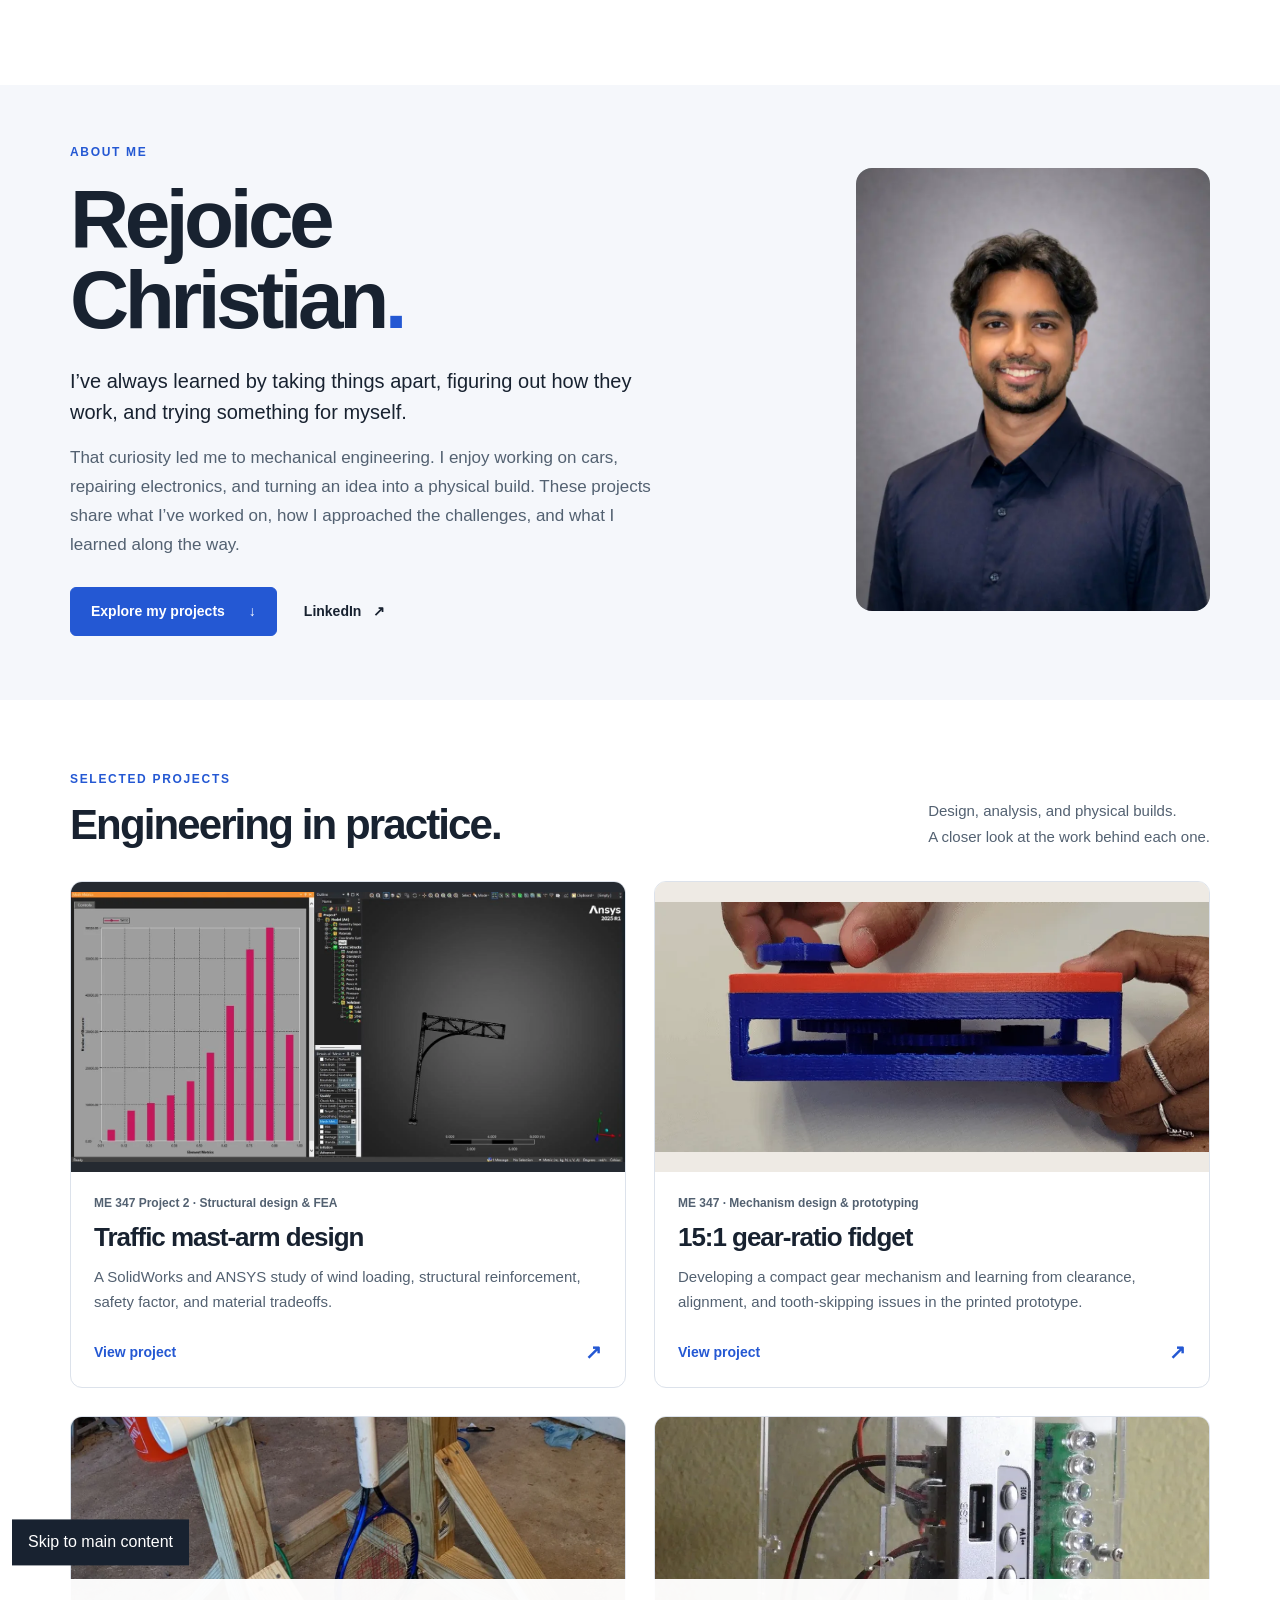
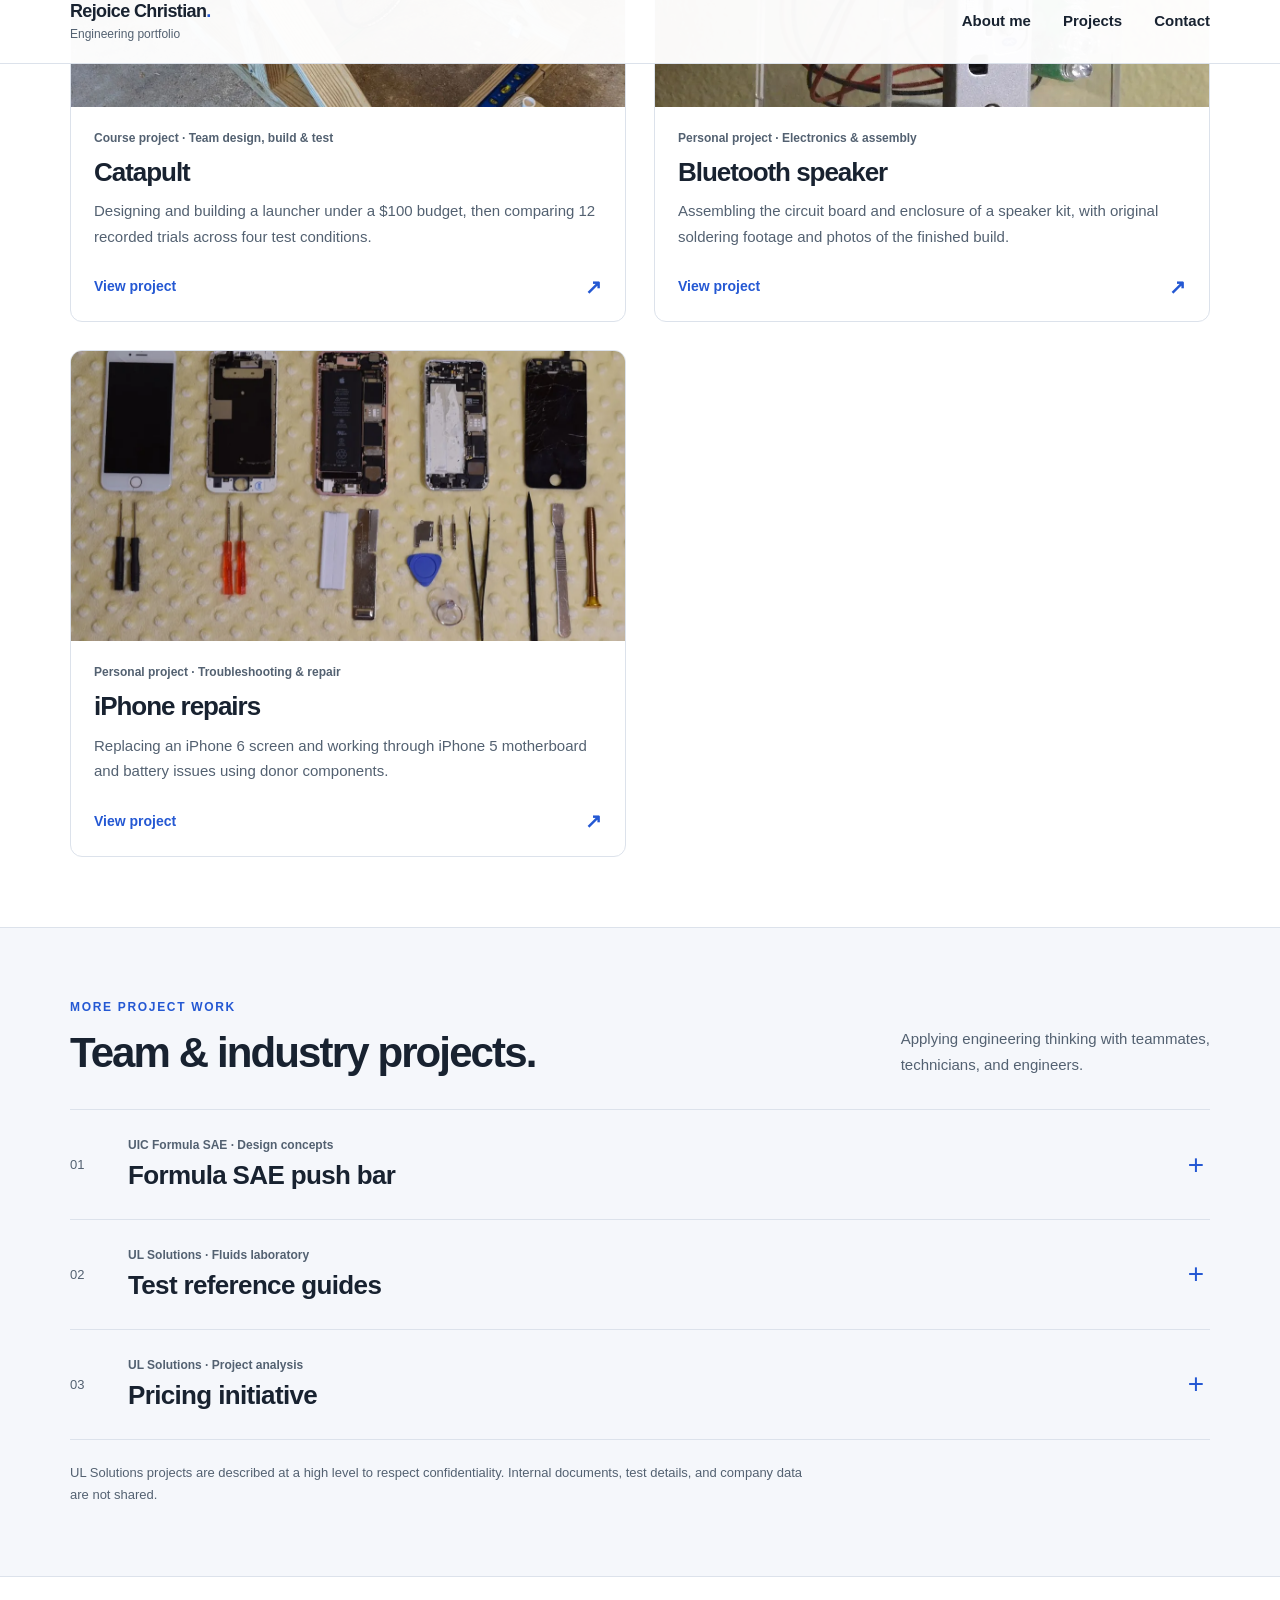
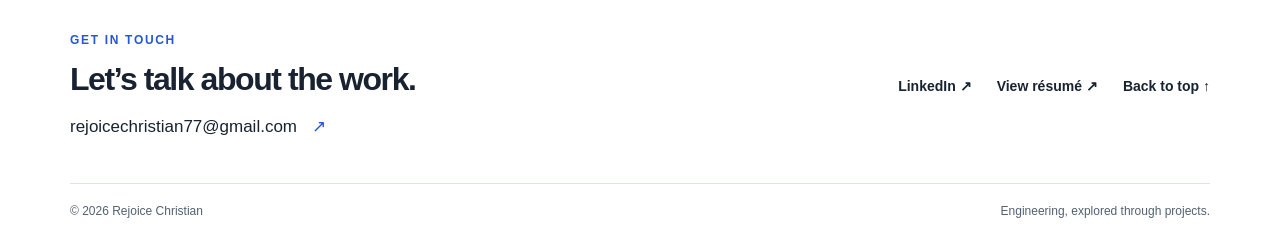
<file: projects/test-reference-guides.html>
<!DOCTYPE html>
<html lang="en">
<head>
  <meta charset="UTF-8">
  <meta name="viewport" content="width=device-width, initial-scale=1">
  <title>Test reference guides | Rejoice Christian</title>
  <meta http-equiv="refresh" content="0; url=../index.html#test-reference-guides">
  <meta name="robots" content="noindex">
  <link rel="canonical" href="../index.html#test-reference-guides">
  <link rel="stylesheet" href="../styles.css?v=projects-2">
</head>
<body>
  <main class="container case-header">
    <h1>Test reference guides</h1>
    <p>This project is now included in the Team &amp; industry projects section.</p>
    <p><a class="button" href="../index.html#test-reference-guides">View project on the portfolio →</a></p>
  </main>
</body>
</html>
</file>
<file: styles.css>
/* Shared styles for the portfolio and project pages. */
:root {
  --ink: #182230;
  --muted: #536171;
  --blue: #2458d3;
  --blue-dark: #1741a4;
  --paper: #f5f7fb;
  --line: #dce2eb;
  --white: #fff;
}
*, *::before, *::after { box-sizing: border-box; }
html { scroll-behavior: smooth; scroll-padding-top: 108px; }
body { margin: 0; color: var(--ink); background: var(--white); font: 16px/1.65 "Segoe UI", Arial, sans-serif; -webkit-font-smoothing: antialiased; }
a { color: inherit; text-decoration: none; }
img { display: block; max-width: 100%; }
h1, h2, h3, p, figure { margin: 0; }
a, summary { -webkit-tap-highlight-color: transparent; }
a:focus-visible, summary:focus-visible { outline: 3px solid var(--blue); outline-offset: 6px; border-radius: 3px; }
::selection { color: var(--ink); background: #d4e2ff; }
.container { width: min(1140px, calc(100% - 64px)); margin-inline: auto; }
.accent { color: var(--blue); }
.skip-link { position: fixed; z-index: 100; top: 10px; left: 12px; padding: 10px 16px; background: var(--ink); color: white; transform: translateY(-150%); }
.skip-link:focus { transform: translateY(0); }
.site-header { position: sticky; top: 0; z-index: 20; border-bottom: 1px solid var(--line); background: rgba(255,255,255,.97); }
.nav-shell { min-height: 84px; display: flex; align-items: center; justify-content: space-between; gap: 24px; }
.brand { display: flex; flex-direction: column; line-height: 1.25; }
.brand strong { font-size: 18px; letter-spacing: -.035em; }
.brand > span { margin-top: 5px; font-size: 12px; color: var(--muted); }
.nav-links { display: flex; gap: 32px; align-items: center; font-size: 15px; font-weight: 600; }
.nav-links a { padding-block: 8px; }
.nav-links a:hover, .text-link:hover, .footer-links a:hover, .back-link:hover { color: var(--blue); }
.eyebrow { margin-bottom: 15px; color: var(--blue); font-size: 12px; font-weight: 700; letter-spacing: .14em; text-transform: uppercase; }
.about-section { padding: 58px 0 64px; background: var(--paper); }
.about-layout { display: grid; grid-template-columns: 1.25fr .8fr; column-gap: clamp(48px, 7vw, 110px); align-items: start; }
.about-heading { grid-column: 1; grid-row: 1; }
.about-heading h1 { font-size: clamp(56px, 6.9vw, 82px); font-weight: 700; line-height: .99; letter-spacing: -.055em; }
.portrait { grid-column: 2; grid-row: 1 / 3; align-self: center; width: 100%; max-width: 354px; justify-self: end; overflow: hidden; border-radius: 16px; background: #e0e4e9; }
.portrait img { width: 100%; height: auto; aspect-ratio: 4 / 5; object-fit: cover; object-position: center 27%; }
.about-story { grid-column: 1; grid-row: 2; margin-top: 26px; max-width: 600px; }
.about-story .lead { font-size: 20px; line-height: 1.55; color: var(--ink); }
.about-story p + p { margin-top: 16px; font-size: 17px; line-height: 1.7; color: var(--muted); }
.intro-actions { display: flex; align-items: center; gap: 27px; margin-top: 27px; }
.button { display: inline-flex; align-items: center; justify-content: center; gap: 24px; padding: 12px 20px; border: 1px solid var(--blue); border-radius: 6px; background: var(--blue); color: white; font-size: 14px; font-weight: 650; transition: background .15s ease; }
.button:hover { background: var(--blue-dark); }
.text-link { font-size: 14px; font-weight: 650; }
.text-link span { margin-left: 8px; }
.section { padding: 70px 0; }
.section-heading { display: flex; align-items: end; justify-content: space-between; gap: 36px; margin-bottom: 32px; }
.section-heading h2, .footer-top h2 { font-size: clamp(30px, 3.3vw, 42px); line-height: 1.18; letter-spacing: -.045em; font-weight: 650; }
.section-heading > p { max-width: 390px; color: var(--muted); font-size: 15px; line-height: 1.7; }
.section-heading .eyebrow { margin-bottom: 10px; }
.project-grid { display: grid; grid-template-columns: repeat(2, minmax(0, 1fr)); gap: 28px; }
.project-card { border: 1px solid var(--line); border-radius: 12px; overflow: hidden; background: white; transition: border-color .18s ease, box-shadow .18s ease; }
.project-card:hover { border-color: #a5b9e7; box-shadow: 0 8px 24px rgba(24,34,48,.07); }
.project-card-link { display: flex; flex-direction: column; height: 100%; }
.project-card-link:focus-visible { outline-offset: -4px; }
.project-cover { overflow: hidden; background: #e9edf3; }
.project-cover img { width: 100%; height: 290px; object-fit: cover; object-position: center 58%; transition: transform .25s ease; }
.speaker-cover img { object-position: center 69%; }
.gear-cover img { object-position: center 69%; }
.analysis-cover img, .mechanism-cover img { object-fit: contain; object-position: center; }
.analysis-cover { background: #252a31; }
.mechanism-cover { background: #eeeae4; }
.project-cover--text { min-height: 290px; padding: 30px; display: flex; flex-direction: column; justify-content: space-between; gap: 24px; background: #eaf0fc; color: #173b87; }
.project-cover--text > span { font-size: 12px; font-weight: 650; letter-spacing: .07em; text-transform: uppercase; }
.project-cover--text > strong { font-size: clamp(26px, 2.8vw, 38px); letter-spacing: -.04em; line-height: 1.2; font-weight: 600; }
.project-card:hover .project-cover img { transform: scale(1.025); }
.project-card-copy { display: flex; flex-direction: column; flex-grow: 1; padding: 22px 23px 23px; }
.project-type { display: block; font-size: 12px; font-weight: 600; color: var(--muted); line-height: 1.5; }
.project-card h3 { margin: 9px 0 10px; font-size: 26px; font-weight: 650; letter-spacing: -.04em; line-height: 1.25; }
.project-card-copy > p:not(.project-type) { color: var(--muted); font-size: 15px; line-height: 1.7; }
.project-link { display: flex; justify-content: space-between; align-items: center; margin-top: auto; padding-top: 26px; font-size: 14px; font-weight: 650; color: var(--blue); }
.project-link > span { font-size: 20px; line-height: 1; }
.industry-section { background: var(--paper); border-block: 1px solid var(--line); }
.project-accordion { border-top: 1px solid var(--line); }
.project-detail { border-bottom: 1px solid var(--line); }
.project-detail summary { display: grid; grid-template-columns: 34px 1fr 28px; align-items: center; gap: 24px; padding: 26px 0; cursor: pointer; list-style: none; }
.project-detail summary::-webkit-details-marker { display: none; }
.project-number { font-size: 13px; color: var(--muted); font-variant-numeric: tabular-nums; }
.detail-title { display: block; margin-top: 5px; font-size: 26px; line-height: 1.3; font-weight: 600; letter-spacing: -.025em; }
.expand-icon { width: 28px; font-size: 28px; line-height: 1; color: var(--blue); text-align: center; transition: transform .15s ease; }
.project-detail[open] .expand-icon { transform: rotate(45deg); }
.project-detail summary:hover .detail-title { color: var(--blue); }
.detail-body { display: grid; grid-template-columns: repeat(3, minmax(0, 1fr)); gap: 26px; padding: 0 0 30px 58px; }
.detail-body h3 { font-size: 14px; font-weight: 650; margin-bottom: 9px; }
.detail-body p { font-size: 15px; color: var(--muted); line-height: 1.75; }
.confidentiality-note { max-width: 740px; margin-top: 22px; font-size: 13px; line-height: 1.7; color: var(--muted); }
.site-footer { padding: 54px 0 20px; }
.footer-top { display: flex; justify-content: space-between; align-items: center; gap: 36px; padding-bottom: 42px; }
.footer-top h2 { font-size: 32px; }
.footer-top .eyebrow { margin-bottom: 10px; }
.contact-email { display: inline-block; font-size: 17px; margin-top: 15px; text-underline-offset: 5px; overflow-wrap: anywhere; }
.contact-email:hover { text-decoration: underline; }
.contact-email span { color: var(--blue); margin-left: 10px; }
.footer-links { display: flex; align-items: center; gap: 25px; font-size: 14px; font-weight: 600; }
.footer-bottom { display: flex; justify-content: space-between; gap: 20px; padding-top: 18px; border-top: 1px solid var(--line); font-size: 12px; color: var(--muted); }
/* Project detail pages. */
.case-header { padding: 36px 0 42px; background: var(--paper); border-bottom: 1px solid var(--line); }
.back-link { display: inline-flex; align-items: center; gap: 10px; color: var(--muted); font-size: 14px; margin-bottom: 35px; }
.case-header h1 { max-width: 900px; font-size: clamp(44px, 6vw, 72px); line-height: 1.08; letter-spacing: -.05em; }
.case-intro { max-width: 770px; margin-top: 20px; color: var(--muted); font-size: 20px; line-height: 1.6; }
.project-facts { display: grid; grid-template-columns: repeat(3, 1fr); gap: 28px; max-width: 900px; padding-top: 25px; margin: 30px 0 0; border-top: 1px solid var(--line); }
.project-facts dt { margin-bottom: 5px; color: var(--muted); font-size: 12px; font-weight: 600; }
.project-facts dd { margin: 0; font-size: 15px; font-weight: 600; }
.case-content { padding-top: 50px; padding-bottom: 54px; }
.case-layout { display: grid; grid-template-columns: 1fr .95fr; gap: 60px; align-items: start; }
.case-image { background: var(--paper); border-radius: 10px; overflow: hidden; border: 1px solid var(--line); }
.case-image img { width: 100%; max-height: 660px; height: auto; object-fit: contain; }
figcaption { color: var(--muted); font-size: 13px; line-height: 1.65; padding-top: 12px; }
.case-copy section + section { margin-top: 28px; }
.case-copy h2 { margin-bottom: 11px; font-size: 24px; font-weight: 650; letter-spacing: -.025em; line-height: 1.25; }
.case-copy p { color: var(--muted); font-size: 16px; line-height: 1.8; }
.case-copy p + p { margin-top: 12px; }
.case-copy ul { padding-left: 20px; margin: 12px 0 0; color: var(--muted); }
.case-copy li { padding-left: 2px; margin-top: 8px; font-size: 16px; line-height: 1.75; }
.inline-link { color: var(--blue); text-decoration: underline; text-decoration-color: #bbcbed; text-underline-offset: 4px; }
.inline-link:hover { text-decoration-color: var(--blue); }
.archive-link { padding: 22px 25px; margin-top: 36px; border: 1px solid var(--line); border-radius: 8px; background: var(--paper); font-size: 14px; color: var(--muted); }
.archive-link a { font-weight: 650; }
.gallery { display: grid; grid-template-columns: 1fr 1fr; gap: 26px; margin-top: 40px; }
.gallery .case-image img { height: 430px; object-fit: contain; }
.project-pagination { display: flex; justify-content: space-between; align-items: center; gap: 25px; border-top: 1px solid var(--line); padding-top: 30px; margin-top: 38px; font-size: 15px; font-weight: 600; }
.project-pagination a:hover { color: var(--blue); }
.project-pagination span { color: var(--muted); font-size: 12px; font-weight: 400; display: block; margin-bottom: 4px; }
.project-pagination .next-project { text-align: right; }
.project-page .site-footer { background: var(--paper); border-top: 1px solid var(--line); }
/* Complete project stories: all supporting content stays on the page. */
.project-story { max-width: 980px; margin-inline: auto; }
.story-section { margin-top: 42px; }
.story-section:first-child { margin-top: 0; }
.story-section h2 { font-size: 28px; line-height: 1.25; letter-spacing: -.035em; font-weight: 650; margin-bottom: 17px; }
.story-section > p { font-size: 17px; line-height: 1.8; color: var(--muted); }
.story-section > p + p { margin-top: 14px; }
.story-figure { margin-top: 24px; }
.story-image { border: 1px solid var(--line); border-radius: 10px; overflow: hidden; background: var(--paper); }
.story-image img { width: 100%; height: auto; max-height: 650px; object-fit: contain; }
.story-gallery { display: grid; grid-template-columns: repeat(2, minmax(0, 1fr)); gap: 25px; margin-top: 24px; }
.story-gallery .story-figure { margin-top: 0; }
.story-gallery .story-image img { height: 420px; }
.story-video video { display: block; width: 100%; max-height: 560px; border: 1px solid var(--line); border-radius: 10px; background: #111827; }
.result-strip { display: grid; grid-template-columns: repeat(3, minmax(0, 1fr)); gap: 25px; padding: 25px 28px; margin: 0; background: var(--paper); border: 1px solid var(--line); border-radius: 10px; }
.result-strip dt { font-size: 12px; color: var(--muted); margin-bottom: 7px; }
.result-strip dd { margin: 0; font-size: 30px; letter-spacing: -.04em; line-height: 1.2; color: var(--blue); font-weight: 650; }
.table-scroll { width: 100%; overflow-x: auto; border: 1px solid var(--line); border-radius: 9px; margin: 24px 0; }
.table-scroll:focus-visible { outline: 3px solid var(--blue); outline-offset: 4px; }
.table-scroll table { width: 100%; border-collapse: collapse; font-size: 14px; line-height: 1.55; }
.table-scroll caption { text-align: left; font-size: 14px; font-weight: 650; padding: 15px 18px; color: var(--ink); background: var(--paper); border-bottom: 1px solid var(--line); }
.table-scroll th, .table-scroll td { padding: 12px 17px; border-bottom: 1px solid var(--line); text-align: left; vertical-align: top; }
.table-scroll thead th { font-weight: 650; color: var(--ink); background: #f9fafc; }
.table-scroll tbody th { font-weight: 600; color: var(--ink); }
.table-scroll td { color: var(--muted); }
.table-scroll tr:last-child th, .table-scroll tr:last-child td { border-bottom: 0; }
.story-section > .table-note { font-size: 13px; line-height: 1.65; margin-top: -10px; margin-bottom: 18px; }
.story-list { padding-left: 23px; margin: 18px 0 0; color: var(--muted); font-size: 17px; line-height: 1.8; }
.story-list li + li { margin-top: 7px; }
.story-steps { list-style: none; counter-reset: story-step; padding: 0; margin: 22px 0 0; display: grid; gap: 22px; }
.story-steps li { counter-increment: story-step; display: grid; grid-template-columns: 34px 1fr; column-gap: 15px; }
.story-steps li::before { content: counter(story-step, decimal-leading-zero); color: var(--blue); font-size: 13px; font-weight: 650; grid-column: 1; grid-row: 1 / 3; padding-top: 4px; }
.story-steps h3 { font-size: 18px; font-weight: 650; margin-bottom: 5px; }
.story-steps p { color: var(--muted); font-size: 16px; line-height: 1.8; }
.source-note { margin-top: 30px; padding-top: 20px; border-top: 1px solid var(--line); font-size: 13px; line-height: 1.7; color: var(--muted); }
.equation { white-space: nowrap; font-weight: 600; color: var(--ink); }
@media (max-width: 980px) {
  .about-layout { column-gap: 48px; }
  .about-story .lead { font-size: 18px; }
  .about-story p + p { font-size: 16px; }
  .section-heading { display: block; }
  .section-heading > p { margin-top: 15px; max-width: 620px; }
  .desktop-break { display: none; }
  .project-grid { gap: 18px; }
  .project-cover img { height: 210px; }
  .project-cover--text { min-height: 210px; padding: 23px; }
  .project-card-copy { padding: 20px; }
  .project-card h3 { font-size: 24px; }
  .footer-top { align-items: start; }
  .footer-links { flex-direction: column; align-items: start; gap: 12px; }
  .case-layout { gap: 36px; }
}
@media (max-width: 760px) {
  html { scroll-padding-top: 98px; }
  .container { width: calc(100% - 40px); }
  .nav-shell { min-height: 76px; gap: 20px; }
  .nav-links { gap: 20px; font-size: 14px; }
  .brand strong { font-size: 16px; }
  .brand > span { font-size: 11px; }
  .about-section { padding: 34px 0 42px; }
  .about-layout { grid-template-columns: 1fr 150px; gap: 25px 25px; align-items: center; }
  .about-heading h1 { font-size: clamp(48px, 8.4vw, 62px); }
  .portrait { grid-row: 1; width: 150px; border-radius: 10px; }
  .about-story { grid-column: 1 / -1; grid-row: 2; margin-top: 0; max-width: none; }
  .about-story .lead { font-size: 19px; }
  .eyebrow { margin-bottom: 12px; font-size: 11px; }
  .intro-actions { margin-top: 23px; }
  .section { padding: 44px 0; }
  .section-heading { margin-bottom: 25px; }
  .section-heading h2 { max-width: 580px; }
  .project-grid { grid-template-columns: 1fr; gap: 24px; }
  .project-cover img { height: clamp(230px, 55vw, 360px); }
  .project-cover--text { min-height: 230px; }
  .project-card-copy { padding: 23px; }
  .project-card h3 { font-size: 28px; }
  .project-card-copy > p:not(.project-type) { max-width: 570px; font-size: 16px; }
  .project-link { padding-top: 22px; }
  .project-detail summary { gap: 15px; grid-template-columns: 26px 1fr 24px; padding: 23px 0; }
  .detail-title { font-size: 23px; }
  .detail-body { grid-template-columns: 1fr; gap: 20px; padding-left: 41px; }
  .site-footer { padding-top: 40px; }
  .footer-top { gap: 30px; flex-direction: column; padding-bottom: 30px; }
  .footer-top h2 { font-size: 30px; }
  .footer-links { flex-direction: row; flex-wrap: wrap; gap: 23px; }
  .footer-bottom { font-size: 11px; }
  .case-header { padding-top: 26px; padding-bottom: 32px; }
  .back-link { margin-bottom: 28px; }
  .case-header h1 { font-size: 48px; }
  .case-intro { font-size: 18px; }
  .project-facts { gap: 20px; }
  .project-facts dd { font-size: 14px; }
  .case-content { padding-top: 32px; padding-bottom: 35px; }
  .case-layout { grid-template-columns: 1fr; gap: 34px; }
  .case-image img { max-height: 610px; }
  .gallery .case-image img { height: 330px; }
  .story-section { margin-top: 32px; }
  .story-section h2 { font-size: 25px; margin-bottom: 13px; }
  .story-section > p, .story-list { font-size: 16px; }
  .story-gallery { gap: 20px; }
  .story-gallery .story-image img { height: 320px; }
  .result-strip { padding: 20px; gap: 15px; }
  .result-strip dd { font-size: 25px; }
  .table-scroll table { min-width: 520px; font-size: 13px; }
  .table-scroll th, .table-scroll td { padding: 11px 13px; }
}
@media (max-width: 470px) {
  html { scroll-padding-top: 124px; }
  .nav-shell { min-height: 96px; flex-wrap: wrap; justify-content: flex-start; gap: 12px; padding-top: 15px; padding-bottom: 10px; }
  .brand { width: 100%; }
  .brand > span { display: none; }
  .nav-links { width: 100%; gap: 28px; font-size: 13px; }
  .nav-links a { padding-block: 3px; }
  .about-layout { grid-template-columns: minmax(0, 1fr) 116px; gap: 24px 12px; }
  .portrait { width: 116px; }
  .about-heading h1 { font-size: clamp(36px, 10vw, 46px); }
  .about-story .lead { font-size: 18px; }
  .intro-actions { gap: 23px; }
  .button { padding: 12px 16px; gap: 16px; font-size: 13px; }
  .text-link { font-size: 13px; }
  .section-heading h2 { font-size: 32px; }
  .footer-bottom { flex-direction: column; gap: 4px; }
  .contact-email { font-size: 15px; }
  .project-facts { grid-template-columns: 1fr; gap: 15px; }
  .project-facts dt { margin-bottom: 2px; }
  .case-header h1 { font-size: 42px; }
  .gallery { grid-template-columns: 1fr; }
  .gallery .case-image img { height: auto; max-height: 560px; }
  .project-pagination { font-size: 14px; gap: 20px; }
  .story-gallery { grid-template-columns: 1fr; }
  .story-gallery .story-image img { height: auto; max-height: 530px; }
  .result-strip { grid-template-columns: 1fr; gap: 18px; }
  .result-strip dt { margin-bottom: 3px; }
  .result-strip dd { font-size: 28px; }
}
@media (prefers-reduced-motion: reduce) {
  html { scroll-behavior: auto; }
  *, *::before, *::after { transition: none !important; animation: none !important; }
}
</file>
